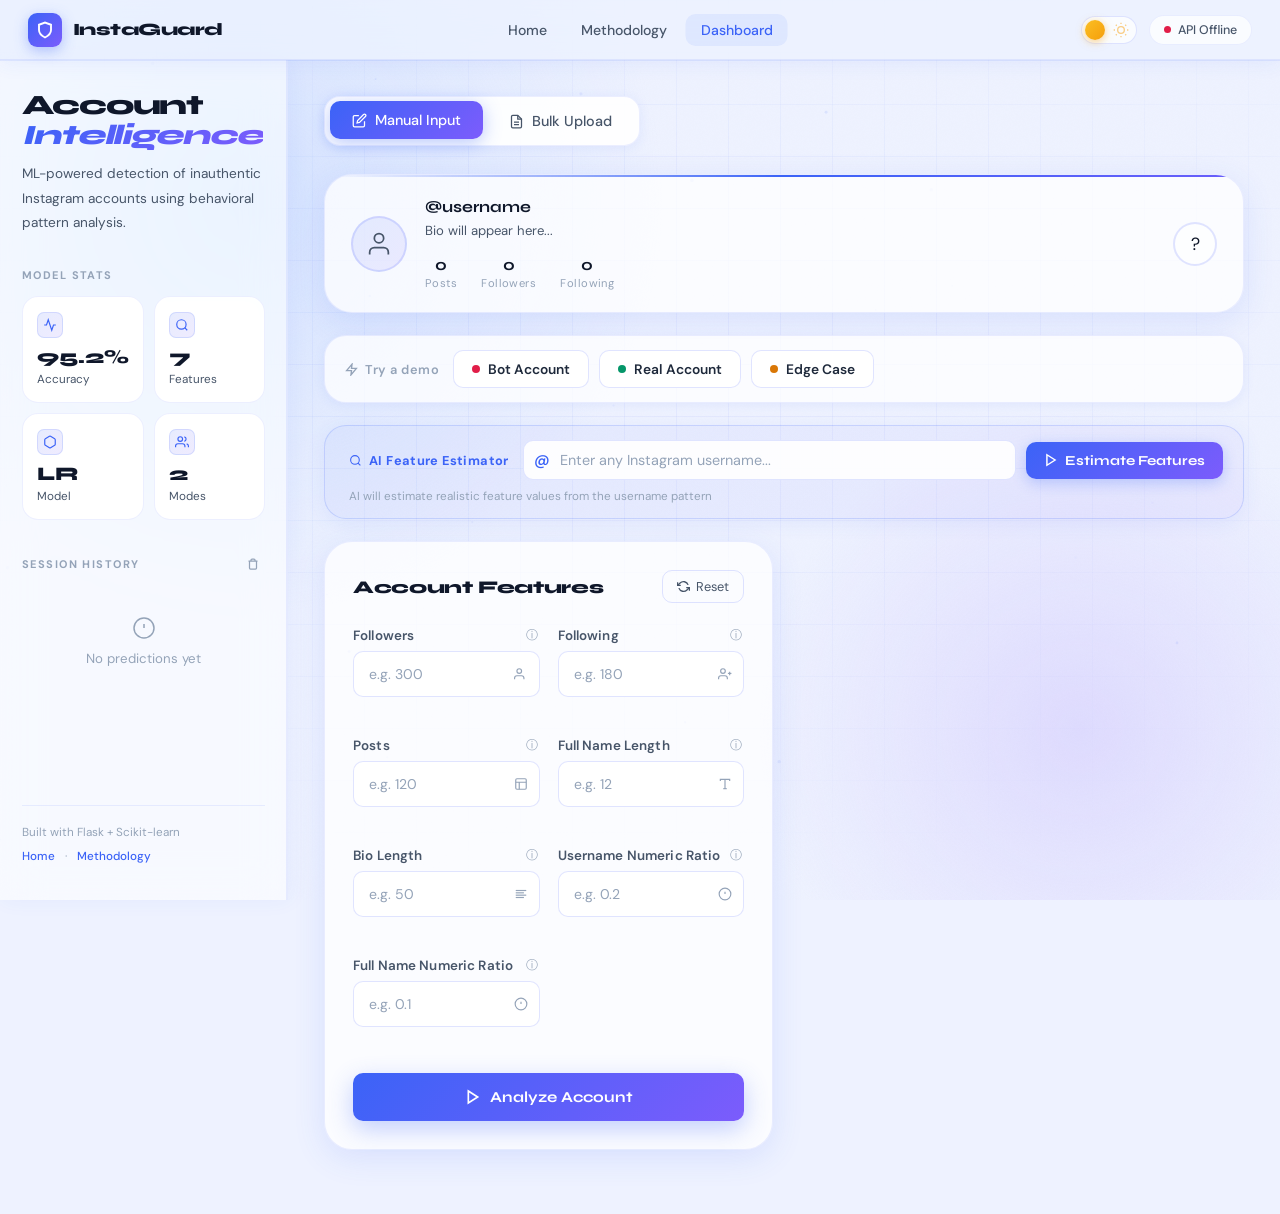
<file: frontend/index.html>
<!DOCTYPE html>
<html lang="en">
<head>
  <meta charset="UTF-8" />
  <meta name="viewport" content="width=device-width, initial-scale=1.0" />
  <title>InstaGuard — Dashboard</title>
  <link rel="icon" href="favicon.png">
  <link rel="shortcut icon" href="favicon.png">
  <link rel="preconnect" href="https://fonts.googleapis.com">
  <link rel="preconnect" href="https://fonts.gstatic.com" crossorigin>
  <link href="https://fonts.googleapis.com/css2?family=Syne:wght@400;600;700;800&family=DM+Sans:ital,opsz,wght@0,9..40,300;0,9..40,400;0,9..40,500;1,9..40,300&display=swap" rel="stylesheet">
  <link rel="stylesheet" href="style.css" />
</head>
<body>

  <!-- Ambient background -->
  <div class="ambient-bg">
    <div class="grid-overlay"></div>
    <div class="noise-overlay"></div>
    <canvas id="particleCanvas"></canvas>
  </div>

  <!-- Top nav bar -->
  <nav class="topnav">
    <div class="topnav-brand">
      <a href="landing.html" style="display:flex;align-items:center;gap:11px;text-decoration:none;color:inherit">
        <div class="brand-icon">
          <svg width="18" height="18" viewBox="0 0 24 24" fill="none" stroke="currentColor" stroke-width="2.5"><path d="M12 22s8-4 8-10V5l-8-3-8 3v7c0 6 8 10 8 10z"/></svg>
        </div>
        InstaGuard
      </a>
    </div>
    <div class="topnav-center-links">
      <a href="landing.html" class="topnav-link">Home</a>
      <a href="methodology.html" class="topnav-link">Methodology</a>
      <a href="index.html" class="topnav-link active">Dashboard</a>
    </div>
    <div class="topnav-links">
      <button class="theme-toggle" id="themeToggle" title="Toggle theme">
        <svg class="icon-sun" width="16" height="16" viewBox="0 0 24 24" fill="none" stroke="currentColor" stroke-width="2"><circle cx="12" cy="12" r="5"/><path d="M12 1v2M12 21v2M4.22 4.22l1.42 1.42M18.36 18.36l1.42 1.42M1 12h2M21 12h2M4.22 19.78l1.42-1.42M18.36 5.64l1.42-1.42"/></svg>
        <svg class="icon-moon" width="16" height="16" viewBox="0 0 24 24" fill="none" stroke="currentColor" stroke-width="2"><path d="M21 12.79A9 9 0 1 1 11.21 3 7 7 0 0 0 21 12.79z"/></svg>
      </button>
      <div class="status-pill">
        <span class="status-dot"></span>
        <span id="apiStatus">Connecting...</span>
      </div>
    </div>
  </nav>

  <div class="page-wrapper">

    <!-- ===== SIDEBAR ===== -->
    <aside class="sidebar">
      <div class="sidebar-inner">
        <div class="sidebar-header">
          <h1>Account<br><em>Intelligence</em></h1>
          <p class="sidebar-desc">ML-powered detection of inauthentic Instagram accounts using behavioral pattern analysis.</p>
        </div>

        <div class="model-stats-block">
          <div class="block-label">Model Stats</div>
          <div class="model-stats-grid">
            <div class="mstat">
              <div class="mstat-icon"><svg width="14" height="14" viewBox="0 0 24 24" fill="none" stroke="currentColor" stroke-width="2"><polyline points="22 12 18 12 15 21 9 3 6 12 2 12"/></svg></div>
              <span class="mstat-val">95.2%</span>
              <span class="mstat-lbl">Accuracy</span>
            </div>
            <div class="mstat">
              <div class="mstat-icon"><svg width="14" height="14" viewBox="0 0 24 24" fill="none" stroke="currentColor" stroke-width="2"><circle cx="11" cy="11" r="8"/><path d="m21 21-4.35-4.35"/></svg></div>
              <span class="mstat-val">7</span>
              <span class="mstat-lbl">Features</span>
            </div>
            <div class="mstat">
              <div class="mstat-icon"><svg width="14" height="14" viewBox="0 0 24 24" fill="none" stroke="currentColor" stroke-width="2"><path d="M21 16V8a2 2 0 0 0-1-1.73l-7-4a2 2 0 0 0-2 0l-7 4A2 2 0 0 0 3 8v8a2 2 0 0 0 1 1.73l7 4a2 2 0 0 0 2 0l7-4A2 2 0 0 0 21 16z"/></svg></div>
              <span class="mstat-val">LR</span>
              <span class="mstat-lbl">Model</span>
            </div>
            <div class="mstat">
              <div class="mstat-icon"><svg width="14" height="14" viewBox="0 0 24 24" fill="none" stroke="currentColor" stroke-width="2"><path d="M17 21v-2a4 4 0 0 0-4-4H5a4 4 0 0 0-4 4v2"/><circle cx="9" cy="7" r="4"/><path d="M23 21v-2a4 4 0 0 0-3-3.87"/><path d="M16 3.13a4 4 0 0 1 0 7.75"/></svg></div>
              <span class="mstat-val">2</span>
              <span class="mstat-lbl">Modes</span>
            </div>
          </div>
        </div>

        <!-- Session history -->
        <div class="history-block">
          <div class="block-label-row">
            <div class="block-label">Session History</div>
            <button class="clear-history-btn" id="clearHistory" title="Clear history">
              <svg width="12" height="12" viewBox="0 0 24 24" fill="none" stroke="currentColor" stroke-width="2.5"><path d="M3 6h18M19 6v14a2 2 0 0 1-2 2H7a2 2 0 0 1-2-2V6M8 6V4a2 2 0 0 1 2-2h4a2 2 0 0 1 2 2v2"/></svg>
            </button>
          </div>
          <div class="history-list" id="historyList">
            <div class="history-empty">
              <svg width="24" height="24" viewBox="0 0 24 24" fill="none" stroke="currentColor" stroke-width="1.5"><circle cx="12" cy="12" r="10"/><path d="M12 8v4M12 16h.01"/></svg>
              <span>No predictions yet</span>
            </div>
          </div>
        </div>

        <div class="sidebar-footer">
          <div class="sidebar-footer-text">Built with Flask + Scikit-learn</div>
          <div class="sidebar-footer-links">
            <a href="landing.html" class="sf-link">Home</a>
            <span>·</span>
            <a href="methodology.html" class="sf-link">Methodology</a>
          </div>
        </div>
      </div>
    </aside>

    <!-- ===== MAIN CONTENT ===== -->
    <main class="main-content">

      <!-- Mode tabs -->
      <div class="mode-tabs">
        <button class="tab-btn active" id="manualTab" data-mode="manual">
          <svg width="15" height="15" viewBox="0 0 24 24" fill="none" stroke="currentColor" stroke-width="2"><path d="M11 4H4a2 2 0 0 0-2 2v14a2 2 0 0 0 2 2h14a2 2 0 0 0 2-2v-7"/><path d="M18.5 2.5a2.121 2.121 0 0 1 3 3L12 15l-4 1 1-4 9.5-9.5z"/></svg>
          Manual Input
        </button>
        <button class="tab-btn" id="bulkTab" data-mode="bulk">
          <svg width="15" height="15" viewBox="0 0 24 24" fill="none" stroke="currentColor" stroke-width="2"><path d="M14 2H6a2 2 0 0 0-2 2v16a2 2 0 0 0 2 2h12a2 2 0 0 0 2-2V8z"/><polyline points="14 2 14 8 20 8"/><line x1="16" y1="13" x2="8" y2="13"/><line x1="16" y1="17" x2="8" y2="17"/></svg>
          Bulk Upload
        </button>
      </div>

      <!-- ===== MANUAL PANEL ===== -->
      <div class="panel-wrap" id="manualPanel">

        <!-- Profile preview card -->
        <div class="profile-preview-card" id="profilePreview">
          <div class="profile-preview-avatar" id="previewAvatar">
            <svg width="28" height="28" viewBox="0 0 24 24" fill="none" stroke="currentColor" stroke-width="1.5"><path d="M20 21v-2a4 4 0 0 0-4-4H8a4 4 0 0 0-4 4v2"/><circle cx="12" cy="7" r="4"/></svg>
          </div>
          <div class="profile-preview-info">
            <div class="profile-preview-name" id="previewName">@username</div>
            <div class="profile-preview-bio" id="previewBio">Bio will appear here...</div>
            <div class="profile-preview-stats">
              <div class="ps"><span id="previewPosts">0</span><small>Posts</small></div>
              <div class="ps"><span id="previewFollowers">0</span><small>Followers</small></div>
              <div class="ps"><span id="previewFollowing">0</span><small>Following</small></div>
            </div>
          </div>
          <div class="profile-preview-badge" id="previewBadge"><span>?</span></div>
        </div>

        <!-- ── Demo Presets ── -->
        <div class="demo-presets-bar" id="demoPresetsBar">
          <div class="demo-presets-label">
            <svg width="13" height="13" viewBox="0 0 24 24" fill="none" stroke="currentColor" stroke-width="2.5"><polygon points="13 2 3 14 12 14 11 22 21 10 12 10 13 2"/></svg>
            Try a demo
          </div>
          <div class="demo-preset-btns">
            <button class="demo-btn bot" onclick="loadPreset('bot')">
              <span class="demo-btn-dot"></span>
              Bot Account
            </button>
            <button class="demo-btn real" onclick="loadPreset('real')">
              <span class="demo-btn-dot"></span>
              Real Account
            </button>
            <button class="demo-btn edge" onclick="loadPreset('edge')">
              <span class="demo-btn-dot"></span>
              Edge Case
            </button>
          </div>
        </div>

        <!-- Username fetch bar -->
        <div class="username-fetch-bar" id="usernameFetchBar">
          <div class="ufb-label">
            <svg width="13" height="13" viewBox="0 0 24 24" fill="none" stroke="currentColor" stroke-width="2"><circle cx="11" cy="11" r="8"/><path d="m21 21-4.35-4.35"/></svg>
            AI Feature Estimator
          </div>
          <div class="ufb-input-wrap">
            <span class="ufb-at">@</span>
            <input type="text" id="usernameInput" placeholder="Enter any Instagram username..." class="ufb-input" maxlength="50" />
          </div>
          <button class="ufb-btn" id="fetchUsernameBtn" onclick="fetchUsername()">
            <svg width="14" height="14" viewBox="0 0 24 24" fill="none" stroke="currentColor" stroke-width="2.5"><path d="M5 3l14 9-14 9V3z"/></svg>
            Estimate Features
          </button>
          <div class="ufb-hint">AI will estimate realistic feature values from the username pattern</div>
        </div>

        <!-- Input form -->
        <div class="input-card">
          <div class="input-card-header">
            <h2>Account Features</h2>
            <button class="reset-btn" id="resetForm" title="Reset all fields">
              <svg width="13" height="13" viewBox="0 0 24 24" fill="none" stroke="currentColor" stroke-width="2.5"><path d="M1 4v6h6"/><path d="M23 20v-6h-6"/><path d="M20.49 9A9 9 0 0 0 5.64 5.64L1 10m22 4-4.64 4.36A9 9 0 0 1 3.51 15"/></svg>
              Reset
            </button>
          </div>

          <div class="form-grid">
            <div class="field-group">
              <div class="field-label-row">
                <label for="followers">Followers</label>
                <div class="tooltip-wrap"><span class="tooltip-trigger">ⓘ</span><div class="tooltip-box">Number of people following this account. Fake accounts often have very few or suspiciously round numbers.</div></div>
              </div>
              <div class="field-input-wrap" id="wrap_followers">
                <input type="number" id="followers" placeholder="e.g. 300" min="0" oninput="validateField(this); updatePreview()" />
                <span class="field-icon"><svg width="14" height="14" viewBox="0 0 24 24" fill="none" stroke="currentColor" stroke-width="2"><path d="M17 21v-2a4 4 0 0 0-4-4H5a4 4 0 0 0-4 4v2"/><circle cx="9" cy="7" r="4"/></svg></span>
              </div>
              <span class="field-feedback" id="fb_followers"></span>
            </div>

            <div class="field-group">
              <div class="field-label-row">
                <label for="following">Following</label>
                <div class="tooltip-wrap"><span class="tooltip-trigger">ⓘ</span><div class="tooltip-box">Number of accounts this user follows. A very high following count with few followers is a red flag.</div></div>
              </div>
              <div class="field-input-wrap" id="wrap_following">
                <input type="number" id="following" placeholder="e.g. 180" min="0" oninput="validateField(this); updatePreview()" />
                <span class="field-icon"><svg width="14" height="14" viewBox="0 0 24 24" fill="none" stroke="currentColor" stroke-width="2"><path d="M16 21v-2a4 4 0 0 0-4-4H5a4 4 0 0 0-4 4v2"/><circle cx="8.5" cy="7" r="4"/><line x1="20" y1="8" x2="20" y2="14"/><line x1="23" y1="11" x2="17" y2="11"/></svg></span>
              </div>
              <span class="field-feedback" id="fb_following"></span>
            </div>

            <div class="field-group">
              <div class="field-label-row">
                <label for="posts">Posts</label>
                <div class="tooltip-wrap"><span class="tooltip-trigger">ⓘ</span><div class="tooltip-box">Total number of posts. Fake accounts typically have 0 or very few posts, or thousands of spammy ones.</div></div>
              </div>
              <div class="field-input-wrap" id="wrap_posts">
                <input type="number" id="posts" placeholder="e.g. 120" min="0" oninput="validateField(this); updatePreview()" />
                <span class="field-icon"><svg width="14" height="14" viewBox="0 0 24 24" fill="none" stroke="currentColor" stroke-width="2"><rect x="3" y="3" width="18" height="18" rx="2"/><path d="M3 9h18M9 21V9"/></svg></span>
              </div>
              <span class="field-feedback" id="fb_posts"></span>
            </div>

            <div class="field-group">
              <div class="field-label-row">
                <label for="len_fullname">Full Name Length</label>
                <div class="tooltip-wrap"><span class="tooltip-trigger">ⓘ</span><div class="tooltip-box">Character count of the display name. Very short or no name can indicate a fake account.</div></div>
              </div>
              <div class="field-input-wrap" id="wrap_len_fullname">
                <input type="number" id="len_fullname" placeholder="e.g. 12" min="0" oninput="validateField(this)" />
                <span class="field-icon"><svg width="14" height="14" viewBox="0 0 24 24" fill="none" stroke="currentColor" stroke-width="2"><path d="M4 7V4h16v3"/><path d="M9 20h6"/><path d="M12 4v16"/></svg></span>
              </div>
              <span class="field-feedback" id="fb_len_fullname"></span>
            </div>

            <div class="field-group">
              <div class="field-label-row">
                <label for="len_desc">Bio Length</label>
                <div class="tooltip-wrap"><span class="tooltip-trigger">ⓘ</span><div class="tooltip-box">Character count of the profile bio. Real accounts often have meaningful bios; fake ones usually don't.</div></div>
              </div>
              <div class="field-input-wrap" id="wrap_len_desc">
                <input type="number" id="len_desc" placeholder="e.g. 50" min="0" oninput="validateField(this); updatePreview()" />
                <span class="field-icon"><svg width="14" height="14" viewBox="0 0 24 24" fill="none" stroke="currentColor" stroke-width="2"><line x1="17" y1="10" x2="3" y2="10"/><line x1="21" y1="6" x2="3" y2="6"/><line x1="21" y1="14" x2="3" y2="14"/><line x1="17" y1="18" x2="3" y2="18"/></svg></span>
              </div>
              <span class="field-feedback" id="fb_len_desc"></span>
            </div>

            <div class="field-group">
              <div class="field-label-row">
                <label for="ratio_numlen_username">Username Numeric Ratio</label>
                <div class="tooltip-wrap"><span class="tooltip-trigger">ⓘ</span><div class="tooltip-box">Proportion of digits in the username (0–1). e.g. "user1234" = 0.5. Bots often have highly numeric usernames like "user39471856".</div></div>
              </div>
              <div class="field-input-wrap" id="wrap_ratio_numlen_username">
                <input type="number" id="ratio_numlen_username" placeholder="e.g. 0.2" min="0" max="1" step="0.01" oninput="validateRatio(this)" />
                <span class="field-icon"><svg width="14" height="14" viewBox="0 0 24 24" fill="none" stroke="currentColor" stroke-width="2"><circle cx="12" cy="12" r="10"/><path d="M12 8v4M12 16h.01"/></svg></span>
              </div>
              <span class="field-feedback" id="fb_ratio_numlen_username"></span>
            </div>

            <div class="field-group">
              <div class="field-label-row">
                <label for="ratio_numlen_fullname">Full Name Numeric Ratio</label>
                <div class="tooltip-wrap"><span class="tooltip-trigger">ⓘ</span><div class="tooltip-box">Proportion of digits in the full display name (0–1). Names like "John99887" score high and are suspicious.</div></div>
              </div>
              <div class="field-input-wrap" id="wrap_ratio_numlen_fullname">
                <input type="number" id="ratio_numlen_fullname" placeholder="e.g. 0.1" min="0" max="1" step="0.01" oninput="validateRatio(this)" />
                <span class="field-icon"><svg width="14" height="14" viewBox="0 0 24 24" fill="none" stroke="currentColor" stroke-width="2"><circle cx="12" cy="12" r="10"/><path d="M12 8v4M12 16h.01"/></svg></span>
              </div>
              <span class="field-feedback" id="fb_ratio_numlen_fullname"></span>
            </div>
          </div>

          <button class="predict-btn" id="predictManualBtn" onclick="predictManual()">
            <span class="predict-btn-inner">
              <svg width="16" height="16" viewBox="0 0 24 24" fill="none" stroke="currentColor" stroke-width="2.5"><path d="M5 3l14 9-14 9V3z"/></svg>
              Analyze Account
            </span>
          </button>
        </div>

        <!-- Result area -->
        <div id="manualResultArea">
          <div class="skeleton-card hidden" id="manualSkeleton">
            <div class="sk-line sk-title"></div>
            <div class="sk-line sk-sub"></div>
            <div class="sk-bar"></div>
            <div class="sk-line sk-thin"></div>
          </div>

          <div class="result-card hidden" id="manualResultCard">
            <div class="result-header">
              <div class="result-icon-wrap" id="resultIconWrap">
                <svg class="result-icon" id="resultIcon" width="28" height="28" viewBox="0 0 24 24" fill="none" stroke="currentColor" stroke-width="2"></svg>
              </div>
              <div class="result-title-block">
                <p class="result-eyebrow">Prediction Result</p>
                <h3 class="result-label-text" id="resultLabelText">—</h3>
              </div>
              <div class="result-badge" id="resultBadge">—</div>
            </div>

            <div class="gauge-section">
              <div class="gauge-wrap">
                <canvas id="gaugeCanvas" width="180" height="100"></canvas>
                <div class="gauge-center-text">
                  <span class="gauge-pct" id="gaugePct">0%</span>
                  <span class="gauge-lbl" id="gaugeLevel">—</span>
                </div>
              </div>
              <div class="gauge-legend">
                <div class="gauge-legend-item"><span class="gl-dot real"></span> Real <strong id="probReal">—</strong></div>
                <div class="gauge-legend-item"><span class="gl-dot fake"></span> Fake <strong id="probFake">—</strong></div>
              </div>
            </div>

            <!-- Feature importance -->
            <div class="feature-importance-section">
              <div class="section-label">Feature Influence</div>
              <div class="feature-bars" id="featureBars"></div>
            </div>

            <!-- ── Plain-English Explanation Card ── -->
            <div class="explanation-card" id="explanationCard">
              <div class="explanation-header">
                <div class="explanation-icon">
                  <svg width="16" height="16" viewBox="0 0 24 24" fill="none" stroke="currentColor" stroke-width="2"><circle cx="12" cy="12" r="10"/><path d="M12 16v-4M12 8h.01"/></svg>
                </div>
                <span class="explanation-title">Why this prediction?</span>
              </div>
              <p class="explanation-text" id="explanationText"></p>
              <div class="explanation-flags" id="explanationFlags"></div>
            </div>
          </div>

          <div class="error-card hidden" id="manualError">
            <svg width="18" height="18" viewBox="0 0 24 24" fill="none" stroke="currentColor" stroke-width="2"><circle cx="12" cy="12" r="10"/><line x1="12" y1="8" x2="12" y2="12"/><line x1="12" y1="16" x2="12.01" y2="16"/></svg>
            <span id="manualErrorText"></span>
          </div>
        </div>

      </div><!-- /manualPanel -->

      <!-- ===== BULK PANEL ===== -->
      <div class="panel-wrap hidden" id="bulkPanel">
        <div class="upload-card">
          <div class="upload-zone" id="uploadZone">
            <input type="file" id="fileInput" accept=".csv,.json" />
            <div class="upload-zone-inner" id="uploadZoneInner">
              <div class="upload-icon-wrap">
                <svg width="32" height="32" viewBox="0 0 24 24" fill="none" stroke="currentColor" stroke-width="1.5"><path d="M21 15v4a2 2 0 0 1-2 2H5a2 2 0 0 1-2-2v-4"/><polyline points="17 8 12 3 7 8"/><line x1="12" y1="3" x2="12" y2="15"/></svg>
              </div>
              <p class="upload-title">Drop your file here</p>
              <p class="upload-sub">or <span class="upload-browse">browse</span> to upload</p>
              <p class="upload-formats">CSV or JSON · Max 10MB</p>
            </div>
            <div class="upload-file-selected hidden" id="fileSelectedInfo">
              <svg width="18" height="18" viewBox="0 0 24 24" fill="none" stroke="currentColor" stroke-width="2"><path d="M14 2H6a2 2 0 0 0-2 2v16a2 2 0 0 0 2 2h12a2 2 0 0 0 2-2V8z"/><polyline points="14 2 14 8 20 8"/></svg>
              <span id="selectedFileName">No file</span>
              <button class="remove-file-btn" id="removeFileBtn">✕</button>
            </div>
          </div>
          <button class="predict-btn" id="predictBulkBtn" onclick="predictFile()">
            <span class="predict-btn-inner">
              <svg width="16" height="16" viewBox="0 0 24 24" fill="none" stroke="currentColor" stroke-width="2.5"><path d="M21 15v4a2 2 0 0 1-2 2H5a2 2 0 0 1-2-2v-4"/><polyline points="17 8 12 3 7 8"/><line x1="12" y1="3" x2="12" y2="15"/></svg>
              Upload & Analyze
            </span>
          </button>
        </div>

        <div class="skeleton-card hidden" id="bulkSkeleton">
          <div class="sk-line sk-title"></div>
          <div class="sk-grid"><div class="sk-stat-box"></div><div class="sk-stat-box"></div><div class="sk-stat-box"></div></div>
          <div class="sk-line sk-sub"></div>
          <div class="sk-line sk-sub" style="width:70%"></div>
        </div>

        <div class="bulk-result-wrap hidden" id="bulkResults">
          <div class="bulk-summary-strip">
            <div class="bss-item total"><span class="bss-val" id="bssTotal">0</span><span class="bss-lbl">Total</span></div>
            <div class="bss-divider"></div>
            <div class="bss-item real"><span class="bss-val" id="bssReal">0</span><span class="bss-lbl">Real</span></div>
            <div class="bss-divider"></div>
            <div class="bss-item fake"><span class="bss-val" id="bssFake">0</span><span class="bss-lbl">Fake</span></div>
            <div class="bss-divider"></div>
            <div class="bss-item conf"><span class="bss-val" id="bssConf">—</span><span class="bss-lbl">Avg Confidence</span></div>
            <button class="export-btn" id="exportBtn" onclick="exportResults()">
              <svg width="14" height="14" viewBox="0 0 24 24" fill="none" stroke="currentColor" stroke-width="2.5"><path d="M21 15v4a2 2 0 0 1-2 2H5a2 2 0 0 1-2-2v-4"/><polyline points="7 10 12 15 17 10"/><line x1="12" y1="15" x2="12" y2="3"/></svg>
              Export CSV
            </button>
          </div>
          <div class="split-bar-wrap">
            <div class="split-bar"><div class="split-real" id="splitReal"></div><div class="split-fake" id="splitFake"></div></div>
            <div class="split-legend">
              <span><span class="sl-dot real"></span> Real accounts</span>
              <span><span class="sl-dot fake"></span> Fake accounts</span>
            </div>
          </div>
          <div class="table-header-row">
            <h3>Predictions Table</h3>
            <div class="table-filter">
              <button class="filter-btn active" data-filter="all">All</button>
              <button class="filter-btn" data-filter="real">Real</button>
              <button class="filter-btn" data-filter="fake">Fake</button>
            </div>
          </div>
          <div class="table-wrap">
            <table class="predictions-table" id="predictionsTable">
              <thead><tr><th>#</th><th>Verdict</th><th>Confidence</th><th>Real %</th><th>Fake %</th><th>Level</th></tr></thead>
              <tbody id="predictionsBody"></tbody>
            </table>
          </div>
          <div class="pagination" id="pagination"></div>
        </div>

        <div class="error-card hidden" id="bulkError">
          <svg width="18" height="18" viewBox="0 0 24 24" fill="none" stroke="currentColor" stroke-width="2"><circle cx="12" cy="12" r="10"/><line x1="12" y1="8" x2="12" y2="12"/><line x1="12" y1="16" x2="12.01" y2="16"/></svg>
          <span id="bulkErrorText"></span>
        </div>
      </div>

    </main>
  </div>

  <script src="script.js"></script>
</body>
</html>
</file>
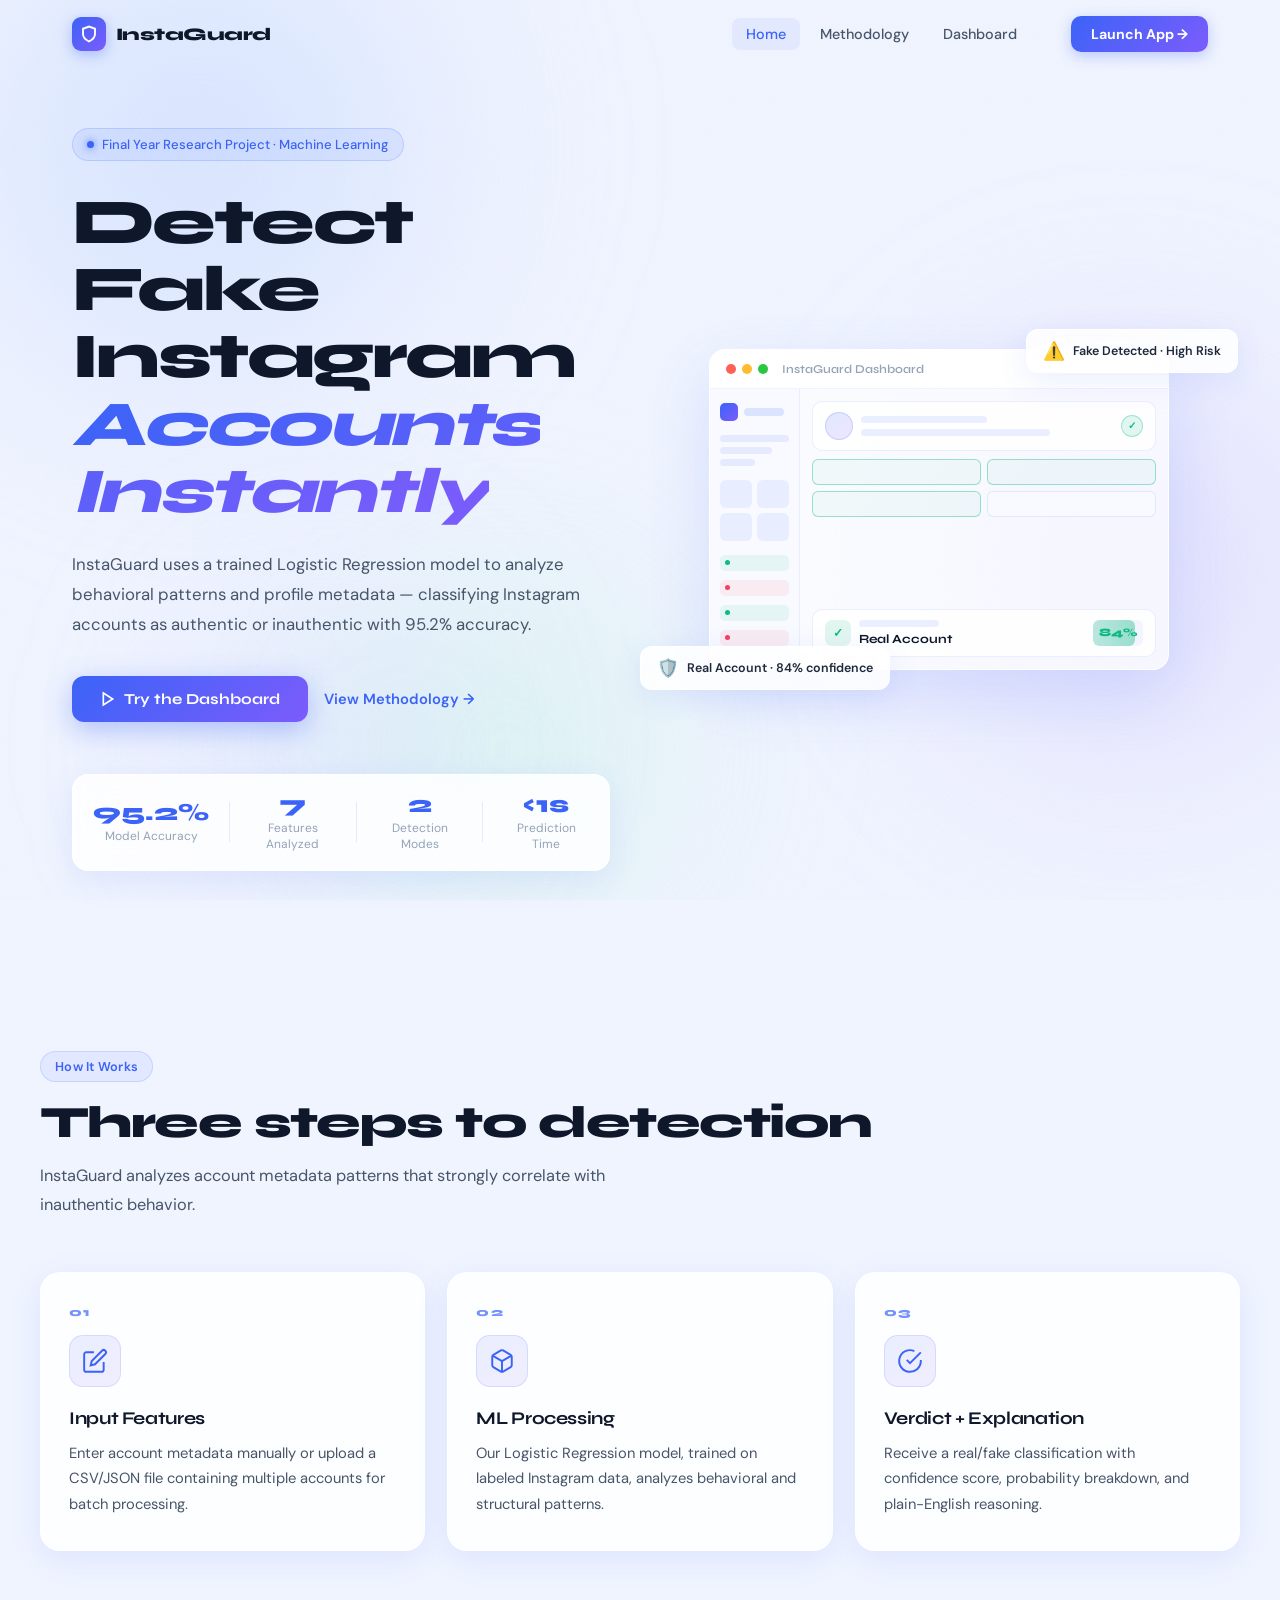
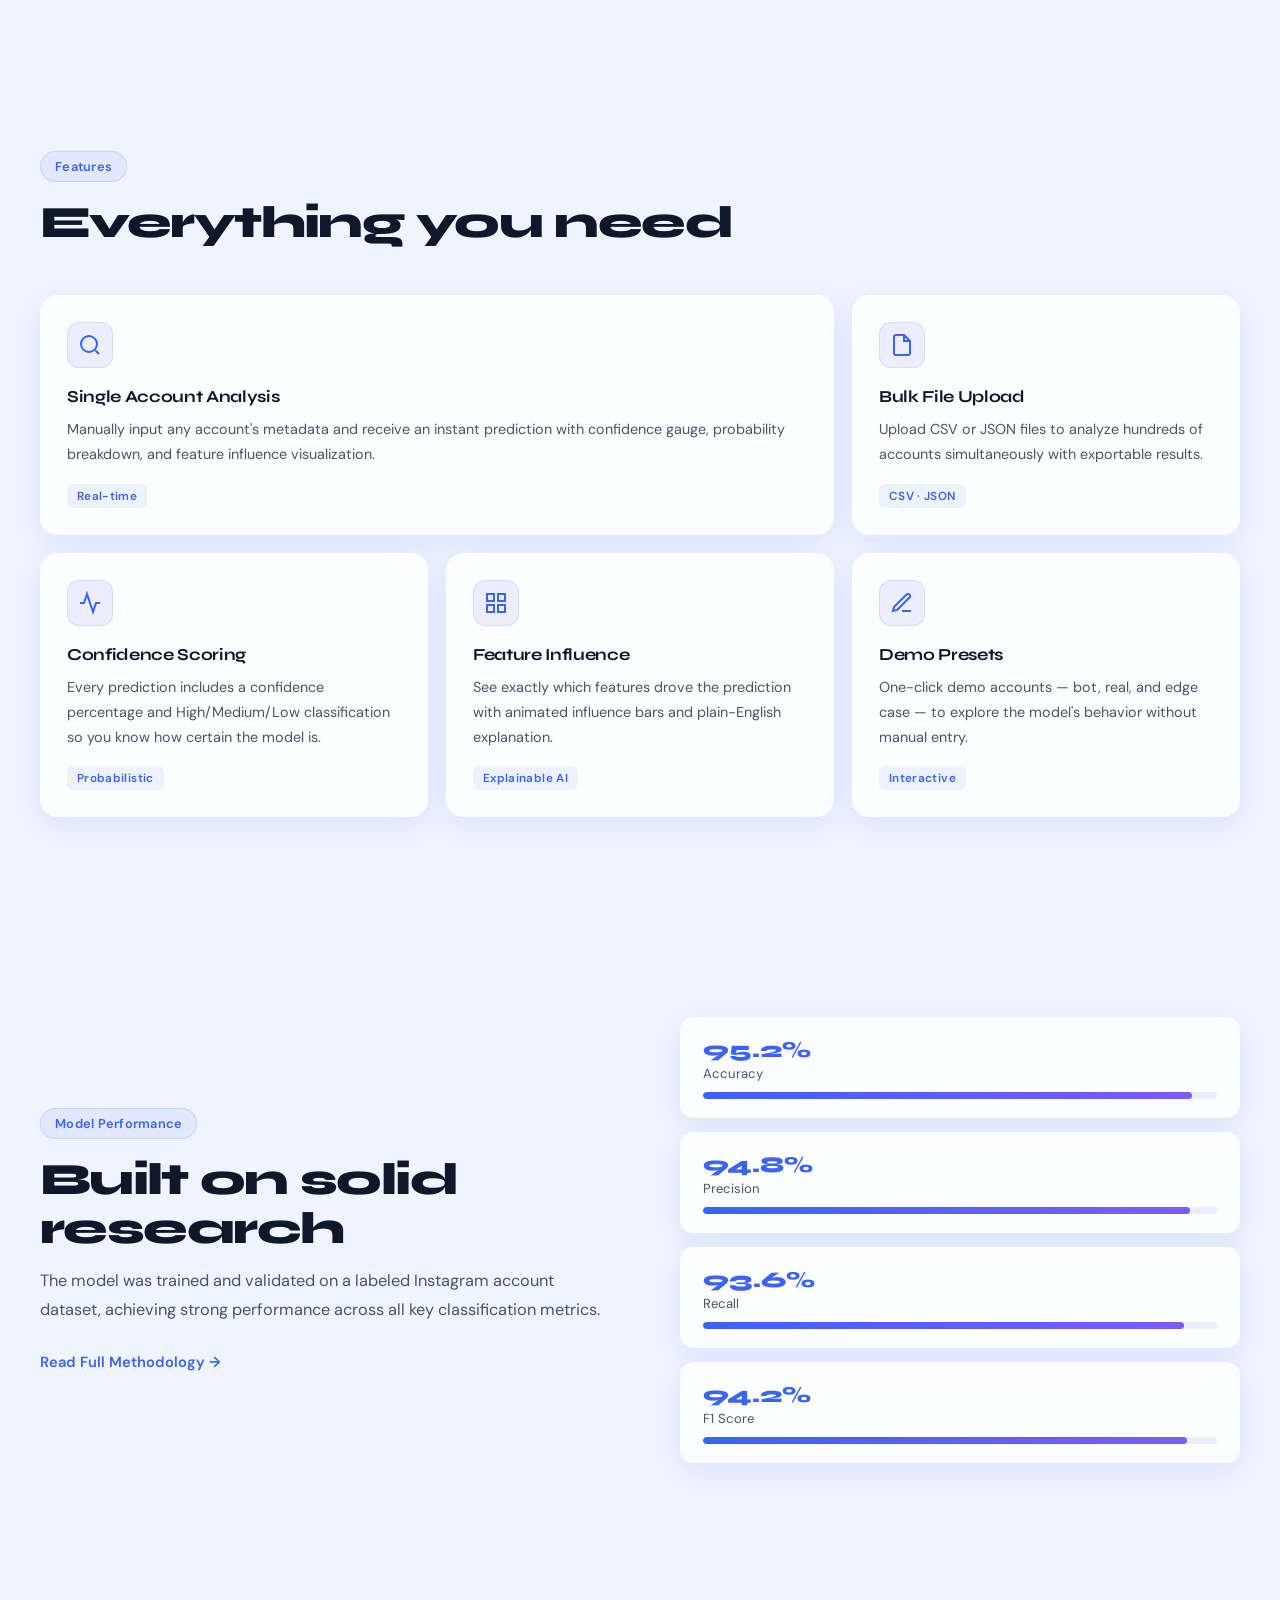
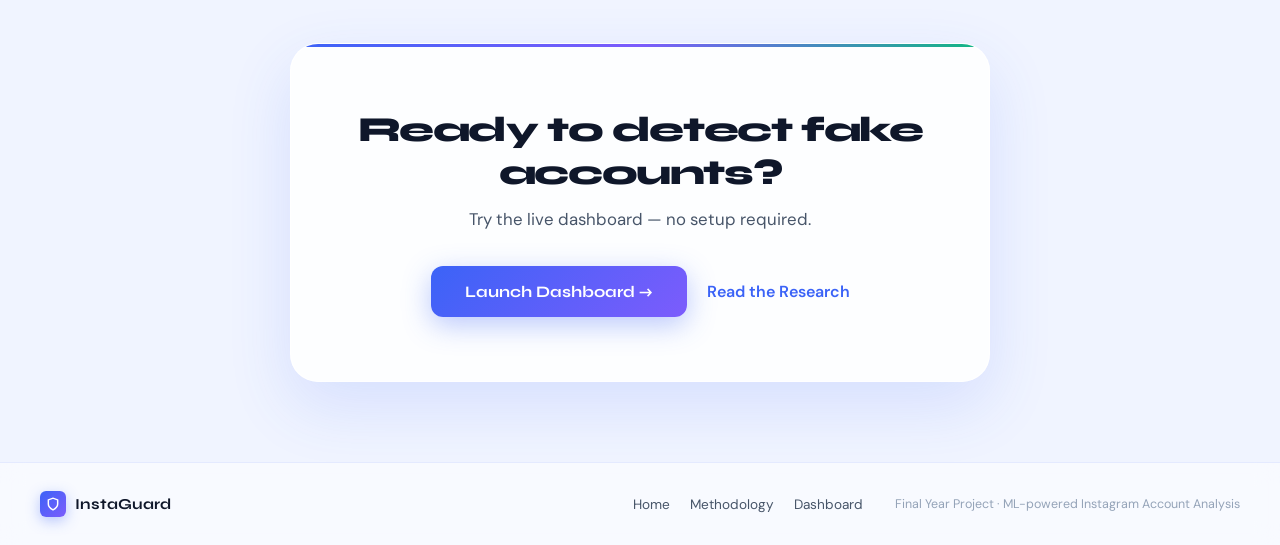
<file: frontend/landing.html>
<!DOCTYPE html>
<html lang="en">
<head>
  <meta charset="UTF-8"/>
  <meta name="viewport" content="width=device-width, initial-scale=1.0"/>
  <title>InstaGuard — Home</title>
  <!-- AI-Powered Fake Account Detection -->
  <link rel="icon" href="favicon.png">
  <link rel="shortcut icon" href="favicon.png">
  <link rel="preconnect" href="https://fonts.googleapis.com">
  <link rel="preconnect" href="https://fonts.gstatic.com" crossorigin>
  <link href="https://fonts.googleapis.com/css2?family=Syne:wght@400;600;700;800&family=DM+Sans:ital,opsz,wght@0,9..40,300;0,9..40,400;0,9..40,500;0,9..40,600;1,9..40,300&display=swap" rel="stylesheet">
  <link rel="stylesheet" href="landing.css"/>
</head>
<body>

  <!-- Mesh background -->
  <div class="mesh-bg">
    <div class="mesh-orb orb-1"></div>
    <div class="mesh-orb orb-2"></div>
    <div class="mesh-orb orb-3"></div>
    <div class="mesh-orb orb-4"></div>
    <div class="grain"></div>
  </div>

  <!-- Nav -->
  <nav class="nav" id="nav">
    <div class="nav-inner">
      <a href="landing.html" class="nav-brand">
        <div class="brand-icon">
          <svg width="18" height="18" viewBox="0 0 24 24" fill="none" stroke="currentColor" stroke-width="2.5"><path d="M12 22s8-4 8-10V5l-8-3-8 3v7c0 6 8 10 8 10z"/></svg>
        </div>
        InstaGuard
      </a>
      <div class="nav-links">
        <a href="landing.html" class="nav-link active">Home</a>
        <a href="methodology.html" class="nav-link">Methodology</a>
        <a href="index.html" class="nav-link">Dashboard</a>
      </div>
      <a href="index.html" class="nav-cta">Launch App →</a>
    </div>
  </nav>

  <!-- Hero -->
  <section class="hero">
    <div class="hero-inner">
      <div class="hero-eyebrow">
        <span class="eyebrow-dot"></span>
        Final Year Research Project · Machine Learning
      </div>
      <h1 class="hero-title">
        Detect Fake Instagram<br>
        <em>Accounts Instantly</em>
      </h1>
      <p class="hero-desc">
        InstaGuard uses a trained Logistic Regression model to analyze behavioral patterns
        and profile metadata — classifying Instagram accounts as authentic or inauthentic
        with 95.2% accuracy.
      </p>
      <div class="hero-actions">
        <a href="index.html" class="btn-primary">
          <svg width="16" height="16" viewBox="0 0 24 24" fill="none" stroke="currentColor" stroke-width="2.5"><path d="M5 3l14 9-14 9V3z"/></svg>
          Try the Dashboard
        </a>
        <a href="methodology.html" class="btn-ghost">View Methodology →</a>
      </div>

      <!-- Stats strip -->
      <div class="hero-stats">
        <div class="hstat">
          <span class="hstat-val">95.2%</span>
          <span class="hstat-lbl">Model Accuracy</span>
        </div>
        <div class="hstat-div"></div>
        <div class="hstat">
          <span class="hstat-val">7</span>
          <span class="hstat-lbl">Features Analyzed</span>
        </div>
        <div class="hstat-div"></div>
        <div class="hstat">
          <span class="hstat-val">2</span>
          <span class="hstat-lbl">Detection Modes</span>
        </div>
        <div class="hstat-div"></div>
        <div class="hstat">
          <span class="hstat-val">&lt;1s</span>
          <span class="hstat-lbl">Prediction Time</span>
        </div>
      </div>
    </div>

    <!-- Floating dashboard preview -->
    <div class="hero-visual">
      <div class="dashboard-preview">
        <div class="dp-bar">
          <span class="dp-dot red"></span>
          <span class="dp-dot yellow"></span>
          <span class="dp-dot green"></span>
          <span class="dp-title">InstaGuard Dashboard</span>
        </div>
        <div class="dp-body">
          <div class="dp-sidebar">
            <div class="dp-logo-row">
              <div class="dp-logo-icon"></div>
              <div class="dp-logo-text"></div>
            </div>
            <div class="dp-sk-block">
              <div class="dp-sk long"></div>
              <div class="dp-sk med"></div>
              <div class="dp-sk short"></div>
            </div>
            <div class="dp-sk-block">
              <div class="dp-sk-grid">
                <div class="dp-sk-box"></div>
                <div class="dp-sk-box"></div>
                <div class="dp-sk-box"></div>
                <div class="dp-sk-box"></div>
              </div>
            </div>
            <div class="dp-sk-block">
              <div class="dp-history-item real"></div>
              <div class="dp-history-item fake"></div>
              <div class="dp-history-item real"></div>
              <div class="dp-history-item fake"></div>
            </div>
          </div>
          <div class="dp-main">
            <div class="dp-profile-card">
              <div class="dp-avatar"></div>
              <div class="dp-profile-info">
                <div class="dp-sk short" style="margin-bottom:6px"></div>
                <div class="dp-sk med"></div>
              </div>
              <div class="dp-badge real-badge">✓</div>
            </div>
            <div class="dp-form-area">
              <div class="dp-input-row">
                <div class="dp-input valid"></div>
                <div class="dp-input valid"></div>
              </div>
              <div class="dp-input-row">
                <div class="dp-input valid"></div>
                <div class="dp-input"></div>
              </div>
            </div>
            <div class="dp-result-mini">
              <div class="dp-result-icon real-icon">✓</div>
              <div>
                <div class="dp-sk short" style="margin-bottom:4px;width:80px"></div>
                <div class="dp-result-label">Real Account</div>
              </div>
              <div class="dp-gauge-mini">
                <div class="dp-gauge-fill"></div>
                <span class="dp-gauge-pct">84%</span>
              </div>
            </div>
          </div>
        </div>
      </div>
      <!-- Floating badges -->
      <div class="float-badge badge-1">
        <span class="fb-icon">🛡️</span>
        <span>Real Account · 84% confidence</span>
      </div>
      <div class="float-badge badge-2">
        <span class="fb-icon">⚠️</span>
        <span>Fake Detected · High Risk</span>
      </div>
    </div>
  </section>

  <!-- How it works -->
  <section class="section how-section">
    <div class="section-inner">
      <div class="section-label-row">
        <span class="section-chip">How It Works</span>
      </div>
      <h2 class="section-title">Three steps to detection</h2>
      <p class="section-sub">InstaGuard analyzes account metadata patterns that strongly correlate with inauthentic behavior.</p>

      <div class="steps-grid">
        <div class="step-card">
          <div class="step-num">01</div>
          <div class="step-icon">
            <svg width="26" height="26" viewBox="0 0 24 24" fill="none" stroke="currentColor" stroke-width="1.8"><path d="M11 4H4a2 2 0 0 0-2 2v14a2 2 0 0 0 2 2h14a2 2 0 0 0 2-2v-7"/><path d="M18.5 2.5a2.121 2.121 0 0 1 3 3L12 15l-4 1 1-4 9.5-9.5z"/></svg>
          </div>
          <h3>Input Features</h3>
          <p>Enter account metadata manually or upload a CSV/JSON file containing multiple accounts for batch processing.</p>
        </div>
        <div class="step-card">
          <div class="step-num">02</div>
          <div class="step-icon">
            <svg width="26" height="26" viewBox="0 0 24 24" fill="none" stroke="currentColor" stroke-width="1.8"><path d="M21 16V8a2 2 0 0 0-1-1.73l-7-4a2 2 0 0 0-2 0l-7 4A2 2 0 0 0 3 8v8a2 2 0 0 0 1 1.73l7 4a2 2 0 0 0 2 0l7-4A2 2 0 0 0 21 16z"/><polyline points="3.27 6.96 12 12.01 20.73 6.96"/><line x1="12" y1="22.08" x2="12" y2="12"/></svg>
          </div>
          <h3>ML Processing</h3>
          <p>Our Logistic Regression model, trained on labeled Instagram data, analyzes behavioral and structural patterns.</p>
        </div>
        <div class="step-card">
          <div class="step-num">03</div>
          <div class="step-icon">
            <svg width="26" height="26" viewBox="0 0 24 24" fill="none" stroke="currentColor" stroke-width="1.8"><path d="M22 11.08V12a10 10 0 1 1-5.93-9.14"/><polyline points="22 4 12 14.01 9 11.01"/></svg>
          </div>
          <h3>Verdict + Explanation</h3>
          <p>Receive a real/fake classification with confidence score, probability breakdown, and plain-English reasoning.</p>
        </div>
      </div>
    </div>
  </section>

  <!-- Features section -->
  <section class="section features-section">
    <div class="section-inner">
      <div class="section-label-row">
        <span class="section-chip">Features</span>
      </div>
      <h2 class="section-title">Everything you need</h2>

      <div class="features-grid">
        <div class="feature-card large">
          <div class="feat-icon">
            <svg width="24" height="24" viewBox="0 0 24 24" fill="none" stroke="currentColor" stroke-width="2"><circle cx="11" cy="11" r="8"/><path d="m21 21-4.35-4.35"/></svg>
          </div>
          <h3>Single Account Analysis</h3>
          <p>Manually input any account's metadata and receive an instant prediction with confidence gauge, probability breakdown, and feature influence visualization.</p>
          <div class="feat-tag">Real-time</div>
        </div>
        <div class="feature-card">
          <div class="feat-icon">
            <svg width="24" height="24" viewBox="0 0 24 24" fill="none" stroke="currentColor" stroke-width="2"><path d="M14 2H6a2 2 0 0 0-2 2v16a2 2 0 0 0 2 2h12a2 2 0 0 0 2-2V8z"/><polyline points="14 2 14 8 20 8"/></svg>
          </div>
          <h3>Bulk File Upload</h3>
          <p>Upload CSV or JSON files to analyze hundreds of accounts simultaneously with exportable results.</p>
          <div class="feat-tag">CSV · JSON</div>
        </div>
        <div class="feature-card">
          <div class="feat-icon">
            <svg width="24" height="24" viewBox="0 0 24 24" fill="none" stroke="currentColor" stroke-width="2"><polyline points="22 12 18 12 15 21 9 3 6 12 2 12"/></svg>
          </div>
          <h3>Confidence Scoring</h3>
          <p>Every prediction includes a confidence percentage and High/Medium/Low classification so you know how certain the model is.</p>
          <div class="feat-tag">Probabilistic</div>
        </div>
        <div class="feature-card">
          <div class="feat-icon">
            <svg width="24" height="24" viewBox="0 0 24 24" fill="none" stroke="currentColor" stroke-width="2"><rect x="3" y="3" width="7" height="7"/><rect x="14" y="3" width="7" height="7"/><rect x="14" y="14" width="7" height="7"/><rect x="3" y="14" width="7" height="7"/></svg>
          </div>
          <h3>Feature Influence</h3>
          <p>See exactly which features drove the prediction with animated influence bars and plain-English explanation.</p>
          <div class="feat-tag">Explainable AI</div>
        </div>
        <div class="feature-card">
          <div class="feat-icon">
            <svg width="24" height="24" viewBox="0 0 24 24" fill="none" stroke="currentColor" stroke-width="2"><path d="M12 20h9"/><path d="M16.5 3.5a2.121 2.121 0 0 1 3 3L7 19l-4 1 1-4L16.5 3.5z"/></svg>
          </div>
          <h3>Demo Presets</h3>
          <p>One-click demo accounts — bot, real, and edge case — to explore the model's behavior without manual entry.</p>
          <div class="feat-tag">Interactive</div>
        </div>
      </div>
    </div>
  </section>

  <!-- Model accuracy section -->
  <section class="section metrics-section">
    <div class="section-inner metrics-inner">
      <div class="metrics-text">
        <span class="section-chip">Model Performance</span>
        <h2 class="section-title" style="margin-top:16px">Built on solid research</h2>
        <p class="section-sub" style="margin-top:12px">
          The model was trained and validated on a labeled Instagram account dataset,
          achieving strong performance across all key classification metrics.
        </p>
        <a href="methodology.html" class="btn-ghost" style="margin-top:28px;display:inline-block">
          Read Full Methodology →
        </a>
      </div>
      <div class="metrics-cards">
        <div class="metric-card">
          <div class="mc-val">95.2%</div>
          <div class="mc-lbl">Accuracy</div>
          <div class="mc-bar"><div class="mc-fill" style="width:95.2%"></div></div>
        </div>
        <div class="metric-card">
          <div class="mc-val">94.8%</div>
          <div class="mc-lbl">Precision</div>
          <div class="mc-bar"><div class="mc-fill" style="width:94.8%"></div></div>
        </div>
        <div class="metric-card">
          <div class="mc-val">93.6%</div>
          <div class="mc-lbl">Recall</div>
          <div class="mc-bar"><div class="mc-fill" style="width:93.6%"></div></div>
        </div>
        <div class="metric-card">
          <div class="mc-val">94.2%</div>
          <div class="mc-lbl">F1 Score</div>
          <div class="mc-bar"><div class="mc-fill" style="width:94.2%"></div></div>
        </div>
      </div>
    </div>
  </section>

  <!-- CTA -->
  <section class="section cta-section">
    <div class="cta-inner">
      <h2>Ready to detect fake accounts?</h2>
      <p>Try the live dashboard — no setup required.</p>
      <div class="cta-actions">
        <a href="index.html" class="btn-primary large">Launch Dashboard →</a>
        <a href="methodology.html" class="btn-ghost large">Read the Research</a>
      </div>
    </div>
  </section>

  <!-- Footer -->
  <footer class="footer">
    <div class="footer-inner">
      <div class="footer-brand">
        <div class="brand-icon small">
          <svg width="14" height="14" viewBox="0 0 24 24" fill="none" stroke="currentColor" stroke-width="2.5"><path d="M12 22s8-4 8-10V5l-8-3-8 3v7c0 6 8 10 8 10z"/></svg>
        </div>
        InstaGuard
      </div>
      <div class="footer-links">
        <a href="landing.html">Home</a>
        <a href="methodology.html">Methodology</a>
        <a href="index.html">Dashboard</a>
      </div>
      <div class="footer-note">Final Year Project · ML-powered Instagram Account Analysis</div>
    </div>
  </footer>

  <script>
    // Nav scroll effect
    window.addEventListener('scroll', () => {
      document.getElementById('nav').classList.toggle('scrolled', window.scrollY > 40);
    });

    // Animate metric bars on scroll
    const observer = new IntersectionObserver((entries) => {
      entries.forEach(e => {
        if (e.isIntersecting) {
          e.target.querySelectorAll('.mc-fill').forEach(bar => {
            bar.style.transition = 'width 1.1s cubic-bezier(0.16,1,0.3,1)';
          });
        }
      });
    }, { threshold: 0.3 });
    document.querySelectorAll('.metrics-cards').forEach(el => observer.observe(el));

    // Stagger step cards
    document.querySelectorAll('.step-card, .feature-card, .metric-card').forEach((el, i) => {
      el.style.animationDelay = `${i * 0.1}s`;
    });
  </script>
</body>
</html>
</file>
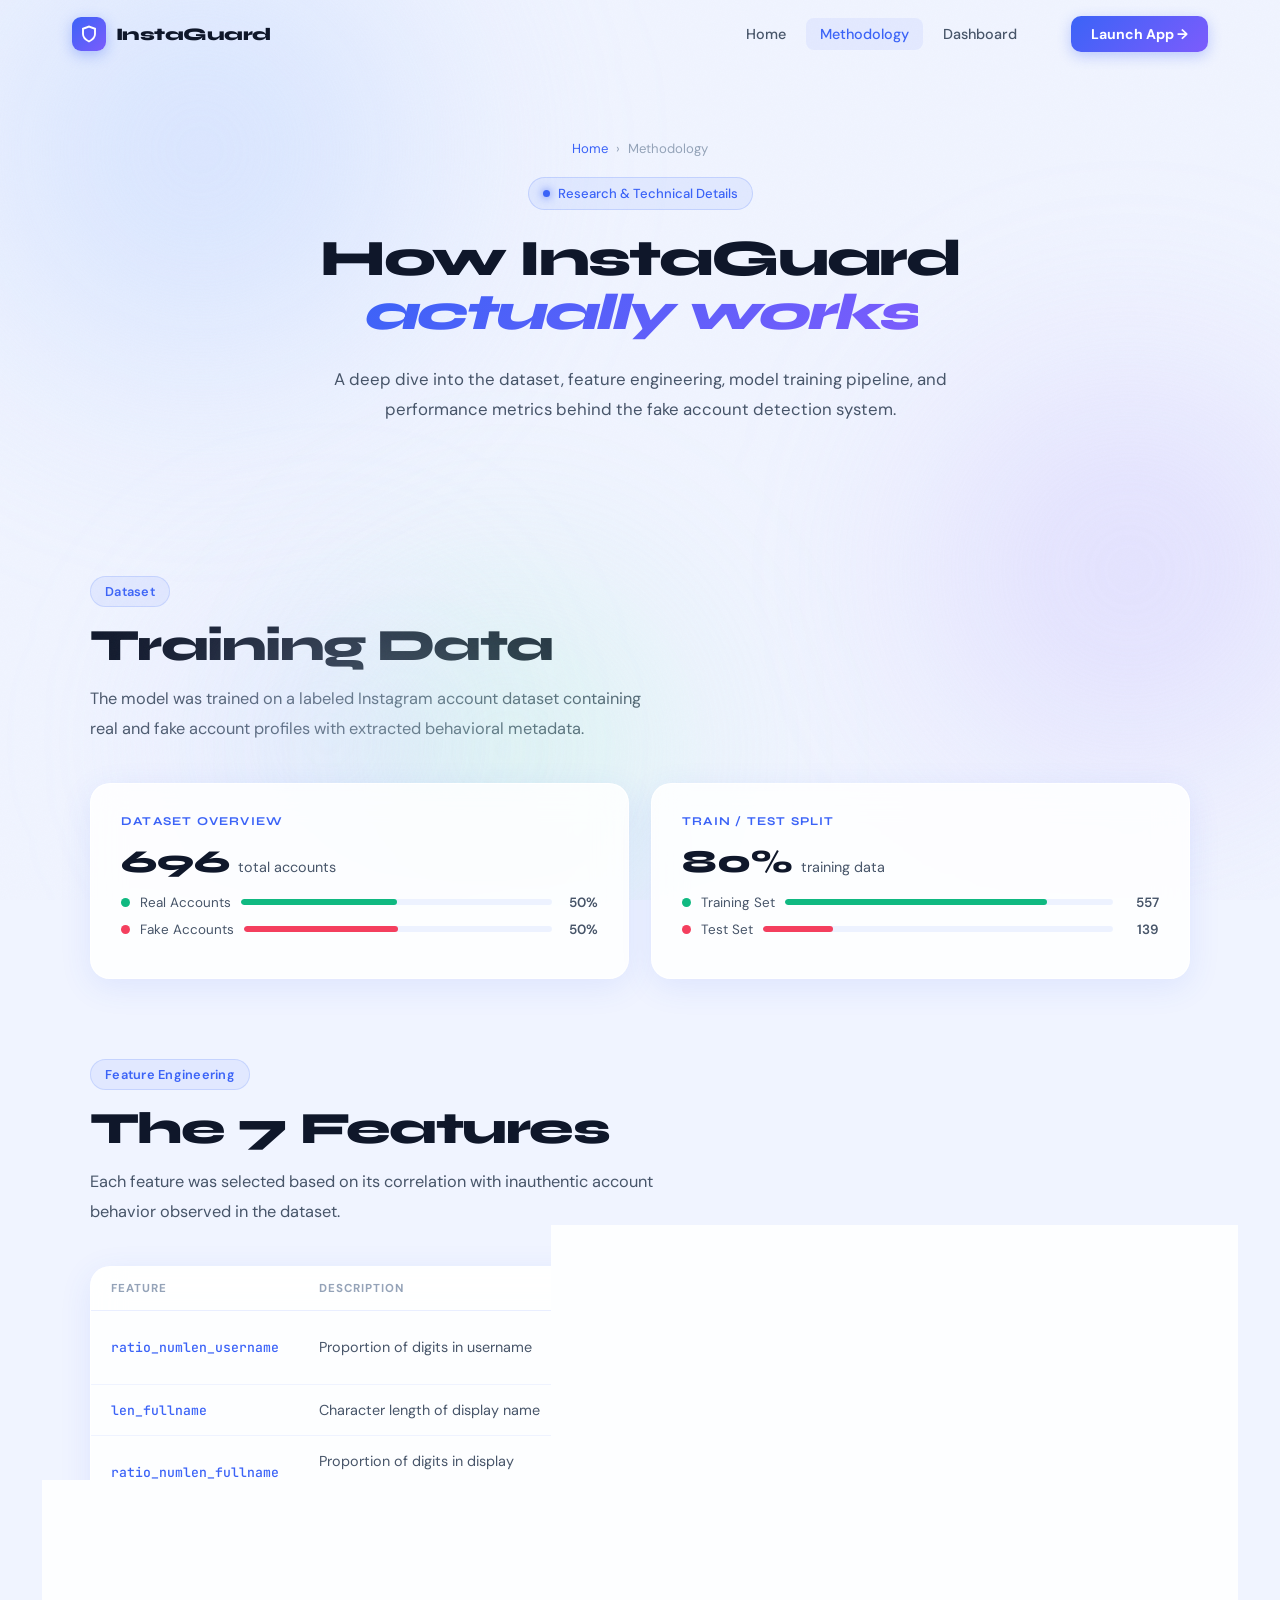
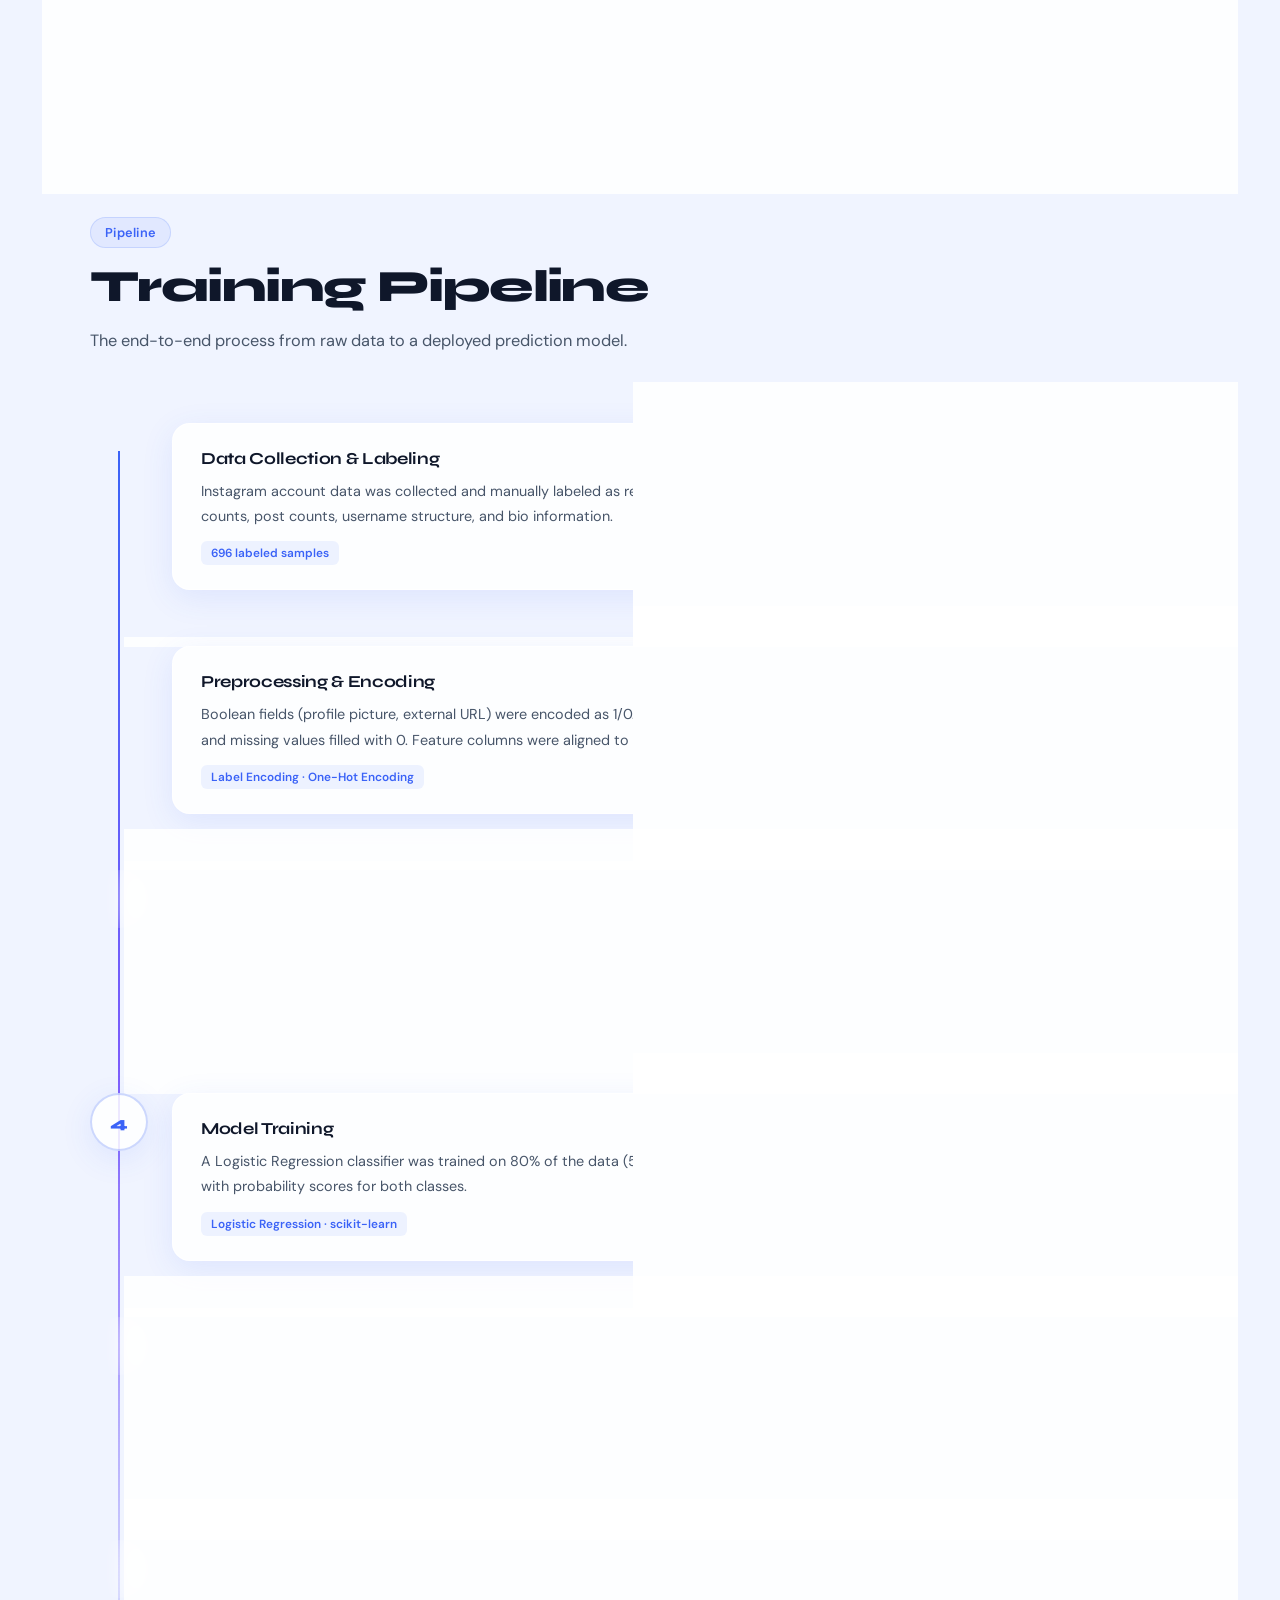
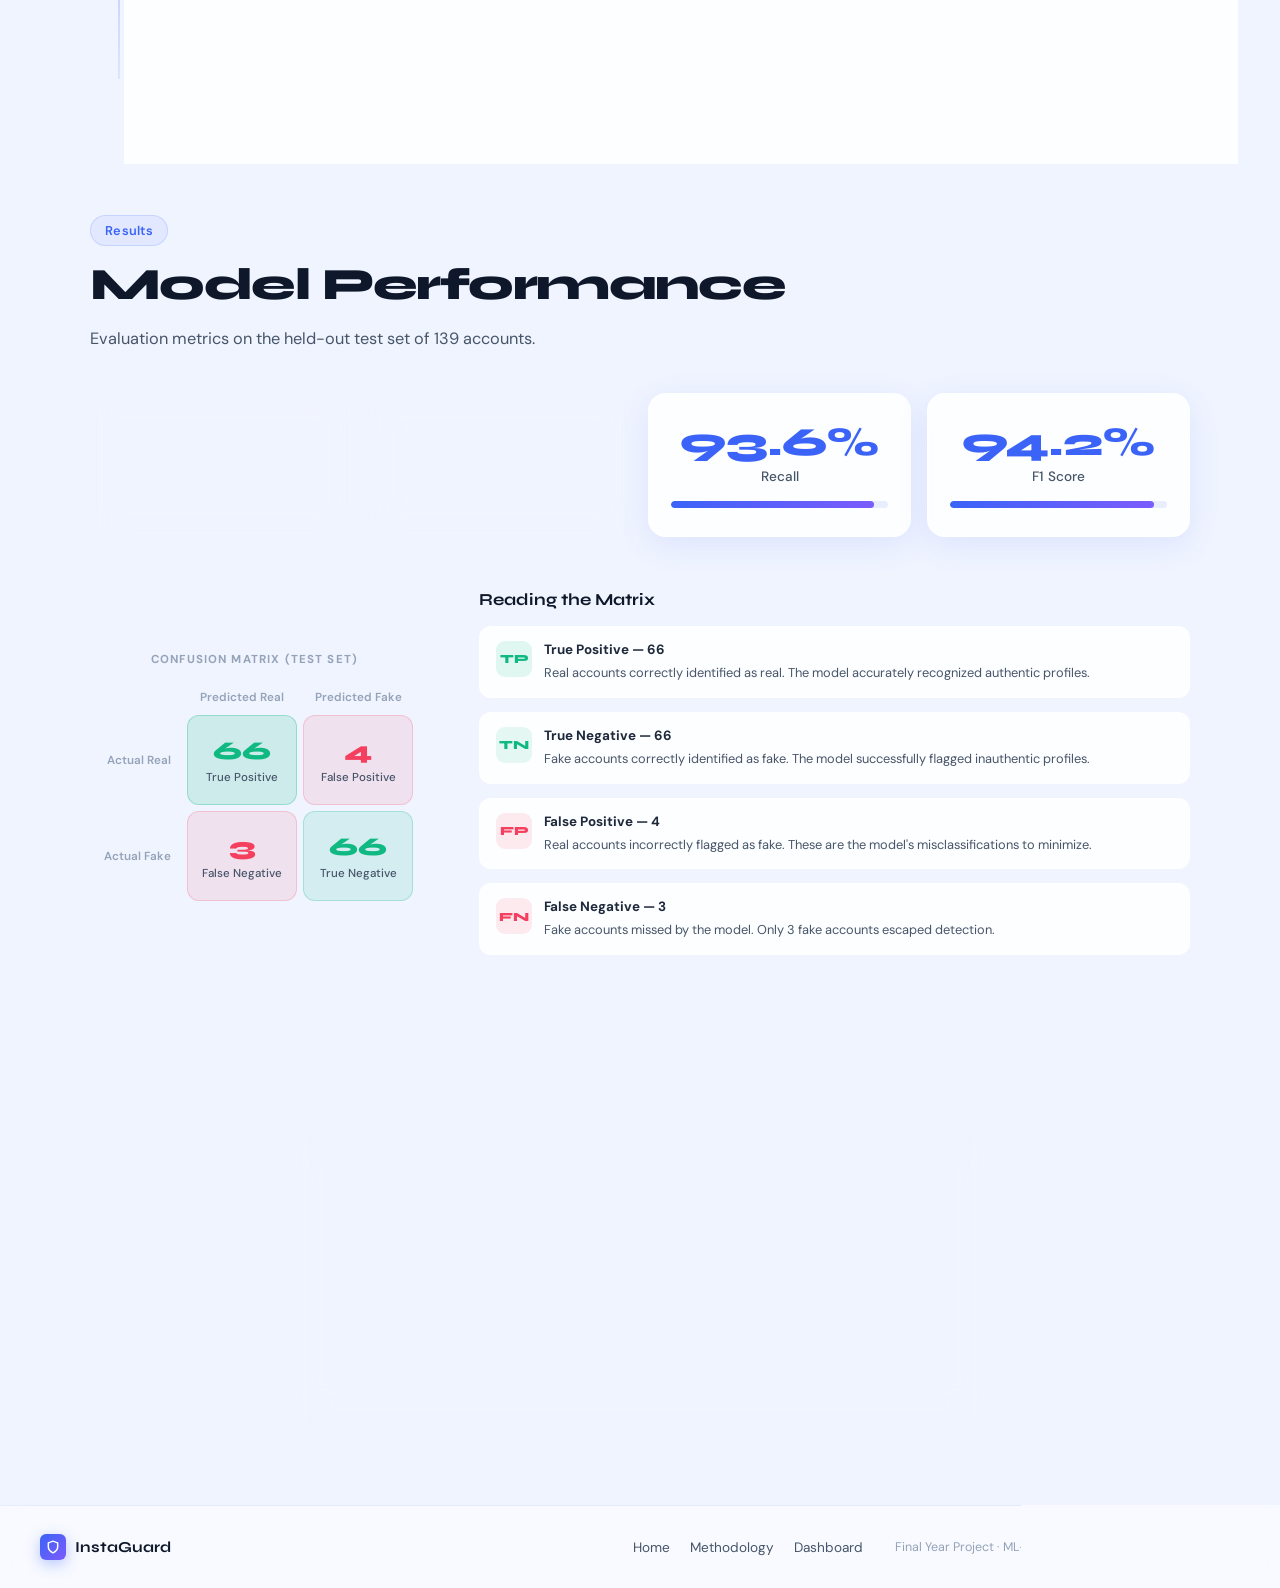
<file: frontend/methodology.html>
<!DOCTYPE html>
<html lang="en">
<head>
  <meta charset="UTF-8"/>
  <meta name="viewport" content="width=device-width, initial-scale=1.0"/>
  <title>InstaGuard — Methodology </title>
  <link rel="icon" href="favicon.png">
  <link rel="shortcut icon" href="favicon.png">
  <link rel="preconnect" href="https://fonts.googleapis.com">
  <link rel="preconnect" href="https://fonts.gstatic.com" crossorigin>
  <link href="https://fonts.googleapis.com/css2?family=Syne:wght@400;600;700;800&family=DM+Sans:ital,opsz,wght@0,9..40,300;0,9..40,400;0,9..40,500;0,9..40,600;1,9..40,300&family=JetBrains+Mono:wght@400;500&display=swap" rel="stylesheet">
  <link rel="stylesheet" href="landing.css"/>
  <style>
    /* Methodology-specific overrides */
    .method-hero {
      padding-top: calc(var(--nav-h) + 72px);
      padding-bottom: 72px;
      text-align: center;
      max-width: 760px;
      margin: 0 auto;
      padding-left: 32px;
      padding-right: 32px;
    }
    .method-hero .hero-eyebrow { margin-bottom: 22px; }
    .method-hero .hero-title { font-size: clamp(2.2rem,4vw,3.4rem); }
    .method-hero .hero-desc { max-width: 58ch; margin: 0 auto 0; }

    /* Breadcrumb */
    .breadcrumb {
      display: flex; align-items: center; gap: 8px;
      font-size: 0.82rem; color: var(--muted2);
      margin-bottom: 20px; justify-content: center;
    }
    .breadcrumb a { color: var(--cobalt); text-decoration: none; }
    .breadcrumb a:hover { text-decoration: underline; }
    .breadcrumb span { color: var(--muted2); }

    /* Content sections */
    .method-section { padding: 80px 32px; }
    .method-inner { max-width: 1100px; margin: 0 auto; }

    /* Dataset card */
    .dataset-grid {
      display: grid;
      grid-template-columns: 1fr 1fr;
      gap: 22px;
      margin-top: 40px;
    }
    .dataset-card {
      background: var(--glass-2);
      backdrop-filter: blur(16px);
      -webkit-backdrop-filter: blur(16px);
      border: 1px solid var(--glass-border);
      border-radius: 20px;
      padding: 30px;
      box-shadow: var(--shadow);
      transition: transform var(--t) var(--ease-back), box-shadow var(--t);
      animation: fadeUp 0.6s var(--ease) both;
    }
    .dataset-card:hover { transform: translateY(-4px); box-shadow: var(--shadow-lg); }
    .dataset-card h4 {
      font-family: 'Syne', sans-serif; font-size: 0.75rem;
      font-weight: 700; letter-spacing: 0.1em; text-transform: uppercase;
      color: var(--cobalt); margin-bottom: 18px;
    }
    .dataset-stat {
      display: flex; align-items: baseline; gap: 8px; margin-bottom: 8px;
    }
    .ds-val {
      font-family: 'Syne', sans-serif;
      font-size: 2rem; font-weight: 800; color: var(--text); line-height: 1;
    }
    .ds-lbl { font-size: 0.9rem; color: var(--muted); }
    .ds-breakdown { margin-top: 16px; }
    .dsb-row {
      display: flex; align-items: center; gap: 10px;
      font-size: 0.84rem; color: var(--muted); margin-bottom: 10px;
    }
    .dsb-dot { width: 9px; height: 9px; border-radius: 50%; flex-shrink: 0; }
    .dsb-dot.real { background: var(--real); }
    .dsb-dot.fake { background: var(--fake); }
    .dsb-bar { flex: 1; height: 6px; border-radius: 99px; background: rgba(59,99,247,0.08); overflow: hidden; }
    .dsb-fill { height: 100%; border-radius: inherit; transition: width 1s var(--ease); }
    .dsb-fill.real { background: var(--real); }
    .dsb-fill.fake { background: var(--fake); }
    .dsb-pct { width: 36px; text-align: right; font-weight: 600; }

    /* Feature table */
    .feature-table-wrap {
      background: var(--glass-2);
      backdrop-filter: blur(16px);
      -webkit-backdrop-filter: blur(16px);
      border: 1px solid var(--glass-border);
      border-radius: 20px;
      overflow: hidden;
      box-shadow: var(--shadow);
      margin-top: 40px;
    }
    .feature-table {
      width: 100%; border-collapse: collapse; font-size: 0.9rem;
    }
    .feature-table th {
      text-align: left; padding: 14px 20px;
      font-size: 0.72rem; font-weight: 700; letter-spacing: 0.09em;
      text-transform: uppercase; color: var(--muted2);
      background: rgba(255,255,255,0.6);
      border-bottom: 1px solid rgba(59,99,247,0.1);
    }
    .feature-table td {
      padding: 14px 20px;
      border-bottom: 1px solid rgba(59,99,247,0.07);
      color: var(--muted);
      line-height: 1.55;
    }
    .feature-table tr:last-child td { border-bottom: none; }
    .feature-table tbody tr { transition: background 0.15s; }
    .feature-table tbody tr:hover { background: rgba(59,99,247,0.03); }
    .feature-table tbody tr:hover td { color: var(--text2); }
    .ft-name {
      font-family: 'JetBrains Mono', monospace;
      font-size: 0.82rem; font-weight: 500;
      color: var(--cobalt);
    }
    .importance-tag {
      padding: 3px 10px; border-radius: 6px;
      font-size: 0.74rem; font-weight: 700;
    }
    .imp-high   { background: rgba(244,63,94,0.1);  color: var(--fake); }
    .imp-medium { background: rgba(245,158,11,0.1); color: #f59e0b; }
    .imp-low    { background: rgba(16,185,129,0.1); color: var(--real); }

    /* Pipeline steps */
    .pipeline {
      display: flex;
      flex-direction: column;
      gap: 0;
      margin-top: 40px;
      position: relative;
    }
    .pipeline::before {
      content: '';
      position: absolute;
      left: 28px; top: 56px; bottom: 56px;
      width: 2px;
      background: linear-gradient(180deg, var(--cobalt), var(--indigo), rgba(59,99,247,0.1));
    }
    .pipeline-step {
      display: flex;
      align-items: flex-start;
      gap: 24px;
      padding: 28px 0;
      animation: fadeUp 0.6s var(--ease) both;
    }
    .ps-num {
      width: 58px; height: 58px;
      border-radius: 50%;
      background: var(--glass-2);
      backdrop-filter: blur(12px);
      border: 2px solid rgba(59,99,247,0.25);
      display: flex; align-items: center; justify-content: center;
      font-family: 'Syne', sans-serif;
      font-size: 1rem; font-weight: 800; color: var(--cobalt);
      flex-shrink: 0;
      box-shadow: var(--shadow);
      z-index: 1;
      position: relative;
      transition: transform var(--t) var(--ease-back), box-shadow var(--t);
    }
    .pipeline-step:hover .ps-num {
      transform: scale(1.08);
      box-shadow: var(--shadow-lg), 0 0 0 4px rgba(59,99,247,0.1);
    }
    .ps-content {
      flex: 1;
      background: var(--glass-2);
      backdrop-filter: blur(16px);
      border: 1px solid var(--glass-border);
      border-radius: 18px;
      padding: 24px 28px;
      box-shadow: var(--shadow);
      transition: transform var(--t) var(--ease-back), box-shadow var(--t);
    }
    .pipeline-step:hover .ps-content { transform: translateX(4px); box-shadow: var(--shadow-lg); }
    .ps-content h4 {
      font-family: 'Syne', sans-serif;
      font-size: 1.05rem; font-weight: 700; color: var(--text);
      margin-bottom: 10px; letter-spacing: -0.02em;
    }
    .ps-content p { font-size: 0.9rem; color: var(--muted); line-height: 1.75; }
    .ps-tag {
      display: inline-block; margin-top: 12px;
      padding: 4px 10px; border-radius: 6px;
      background: rgba(59,99,247,0.08);
      color: var(--cobalt); font-size: 0.74rem; font-weight: 600;
    }

    /* Metrics grid */
    .metrics-big-grid {
      display: grid;
      grid-template-columns: repeat(4, 1fr);
      gap: 16px;
      margin-top: 40px;
    }
    .mbg-card {
      background: var(--glass-2);
      backdrop-filter: blur(16px);
      border: 1px solid var(--glass-border);
      border-radius: 18px;
      padding: 28px 22px;
      text-align: center;
      box-shadow: var(--shadow);
      animation: fadeUp 0.6s var(--ease) both;
      transition: transform var(--t) var(--ease-back), box-shadow var(--t);
      position: relative; overflow: hidden;
    }
    .mbg-card::before {
      content: '';
      position: absolute; top: 0; left: 0; right: 0; height: 3px;
      background: linear-gradient(90deg, var(--cobalt), var(--indigo));
      opacity: 0; transition: opacity var(--t);
    }
    .mbg-card:hover { transform: translateY(-5px); box-shadow: var(--shadow-lg); }
    .mbg-card:hover::before { opacity: 1; }
    .mbg-val {
      font-family: 'Syne', sans-serif;
      font-size: 2.5rem; font-weight: 800;
      color: var(--cobalt); line-height: 1;
      margin-bottom: 6px;
    }
    .mbg-lbl {
      font-size: 0.85rem; color: var(--muted);
      margin-bottom: 16px; font-weight: 500;
    }
    .mbg-bar { height: 7px; border-radius: 99px; background: rgba(59,99,247,0.1); overflow: hidden; }
    .mbg-fill { height: 100%; border-radius: inherit; background: linear-gradient(90deg, var(--cobalt), var(--indigo)); width: 0%; transition: width 1.2s var(--ease); }

    /* Confusion matrix */
    .confusion-wrap {
      display: flex;
      align-items: center;
      gap: 60px;
      margin-top: 40px;
    }
    .confusion-matrix {
      flex-shrink: 0;
    }
    .cm-title {
      font-size: 0.72rem; font-weight: 700;
      text-transform: uppercase; letter-spacing: 0.1em;
      color: var(--muted2); margin-bottom: 12px; text-align: center;
    }
    .cm-table {
      border-collapse: separate;
      border-spacing: 6px;
    }
    .cm-table th {
      font-size: 0.73rem; font-weight: 600;
      color: var(--muted2); padding: 4px 8px; text-align: center;
    }
    .cm-cell {
      width: 110px; height: 90px;
      border-radius: 12px;
      display: flex; flex-direction: column;
      align-items: center; justify-content: center;
      gap: 4px;
    }
    .cm-cell.tp { background: rgba(16,185,129,0.15); border: 1px solid rgba(16,185,129,0.3); }
    .cm-cell.tn { background: rgba(16,185,129,0.12); border: 1px solid rgba(16,185,129,0.25); }
    .cm-cell.fp { background: rgba(244,63,94,0.1);  border: 1px solid rgba(244,63,94,0.2); }
    .cm-cell.fn { background: rgba(244,63,94,0.1);  border: 1px solid rgba(244,63,94,0.2); }
    .cm-val {
      font-family: 'Syne', sans-serif;
      font-size: 1.6rem; font-weight: 800;
    }
    .cm-cell.tp .cm-val, .cm-cell.tn .cm-val { color: var(--real); }
    .cm-cell.fp .cm-val, .cm-cell.fn .cm-val { color: var(--fake); }
    .cm-label { font-size: 0.72rem; color: var(--muted); font-weight: 500; }

    .confusion-explanation { flex: 1; }
    .confusion-explanation h4 {
      font-family: 'Syne', sans-serif;
      font-size: 1.05rem; font-weight: 700;
      color: var(--text); margin-bottom: 16px;
    }
    .ce-row {
      display: flex; align-items: flex-start; gap: 12px;
      margin-bottom: 14px; padding: 14px 16px;
      border-radius: 12px;
      background: var(--glass-2);
      border: 1px solid var(--glass-border);
    }
    .ce-badge {
      width: 36px; height: 36px; border-radius: 9px;
      display: flex; align-items: center; justify-content: center;
      font-family: 'Syne', sans-serif; font-size: 0.78rem; font-weight: 800;
      flex-shrink: 0;
    }
    .ce-badge.tp { background: rgba(16,185,129,0.12); color: var(--real); }
    .ce-badge.tn { background: rgba(16,185,129,0.1);  color: var(--real); }
    .ce-badge.fp { background: rgba(244,63,94,0.1);   color: var(--fake); }
    .ce-badge.fn { background: rgba(244,63,94,0.1);   color: var(--fake); }
    .ce-text strong { display: block; font-size: 0.84rem; color: var(--text2); margin-bottom: 3px; }
    .ce-text span { font-size: 0.8rem; color: var(--muted); line-height: 1.55; }
  </style>
</head>
<body>

  <div class="mesh-bg">
    <div class="mesh-orb orb-1"></div>
    <div class="mesh-orb orb-2"></div>
    <div class="mesh-orb orb-3"></div>
    <div class="mesh-orb orb-4"></div>
    <div class="grain"></div>
  </div>

  <nav class="nav scrolled" id="nav">
    <div class="nav-inner">
      <a href="landing.html" class="nav-brand">
        <div class="brand-icon">
          <svg width="18" height="18" viewBox="0 0 24 24" fill="none" stroke="currentColor" stroke-width="2.5"><path d="M12 22s8-4 8-10V5l-8-3-8 3v7c0 6 8 10 8 10z"/></svg>
        </div>
        InstaGuard
      </a>
      <div class="nav-links">
        <a href="landing.html" class="nav-link">Home</a>
        <a href="methodology.html" class="nav-link active">Methodology</a>
        <a href="index.html" class="nav-link">Dashboard</a>
      </div>
      <a href="index.html" class="nav-cta">Launch App →</a>
    </div>
  </nav>

  <!-- Hero -->
  <div class="method-hero" style="position:relative;z-index:1">
    <div class="breadcrumb">
      <a href="landing.html">Home</a>
      <span>›</span>
      <span>Methodology</span>
    </div>
    <div class="hero-eyebrow" style="justify-content:center">
      <span class="eyebrow-dot"></span>
      Research & Technical Details
    </div>
    <h1 class="hero-title">How InstaGuard<br><em>actually works</em></h1>
    <p class="hero-desc" style="margin-top:18px">
      A deep dive into the dataset, feature engineering, model training pipeline, and performance metrics behind the fake account detection system.
    </p>
  </div>

  <!-- Dataset -->
  <section class="method-section">
    <div class="method-inner">
      <span class="section-chip">Dataset</span>
      <h2 class="section-title">Training Data</h2>
      <p class="section-sub">The model was trained on a labeled Instagram account dataset containing real and fake account profiles with extracted behavioral metadata.</p>

      <div class="dataset-grid">
        <div class="dataset-card">
          <h4>Dataset Overview</h4>
          <div class="dataset-stat">
            <span class="ds-val">696</span>
            <span class="ds-lbl">total accounts</span>
          </div>
          <div class="ds-breakdown">
            <div class="dsb-row">
              <span class="dsb-dot real"></span>
              Real Accounts
              <div class="dsb-bar"><div class="dsb-fill real" style="width:50%"></div></div>
              <span class="dsb-pct">50%</span>
            </div>
            <div class="dsb-row">
              <span class="dsb-dot fake"></span>
              Fake Accounts
              <div class="dsb-bar"><div class="dsb-fill fake" style="width:50%"></div></div>
              <span class="dsb-pct">50%</span>
            </div>
          </div>
        </div>
        <div class="dataset-card">
          <h4>Train / Test Split</h4>
          <div class="dataset-stat">
            <span class="ds-val">80%</span>
            <span class="ds-lbl">training data</span>
          </div>
          <div class="ds-breakdown">
            <div class="dsb-row">
              <span class="dsb-dot real"></span>
              Training Set
              <div class="dsb-bar"><div class="dsb-fill real" style="width:80%"></div></div>
              <span class="dsb-pct">557</span>
            </div>
            <div class="dsb-row">
              <span class="dsb-dot fake"></span>
              Test Set
              <div class="dsb-bar"><div class="dsb-fill fake" style="width:20%"></div></div>
              <span class="dsb-pct">139</span>
            </div>
          </div>
        </div>
      </div>
    </div>
  </section>

  <!-- Features -->
  <section class="method-section" style="padding-top:0">
    <div class="method-inner">
      <span class="section-chip">Feature Engineering</span>
      <h2 class="section-title">The 7 Features</h2>
      <p class="section-sub">Each feature was selected based on its correlation with inauthentic account behavior observed in the dataset.</p>

      <div class="feature-table-wrap">
        <table class="feature-table">
          <thead>
            <tr>
              <th>Feature</th>
              <th>Description</th>
              <th>Why It Matters</th>
              <th>Importance</th>
            </tr>
          </thead>
          <tbody>
            <tr>
              <td><span class="ft-name">ratio_numlen_username</span></td>
              <td>Proportion of digits in username</td>
              <td>Bot accounts often have highly numeric usernames like "user39471856"</td>
              <td><span class="importance-tag imp-high">High</span></td>
            </tr>
            <tr>
              <td><span class="ft-name">len_fullname</span></td>
              <td>Character length of display name</td>
              <td>Fake accounts frequently have very short or missing display names</td>
              <td><span class="importance-tag imp-high">High</span></td>
            </tr>
            <tr>
              <td><span class="ft-name">ratio_numlen_fullname</span></td>
              <td>Proportion of digits in display name</td>
              <td>Names with many digits (e.g. "John99887") are suspicious</td>
              <td><span class="importance-tag imp-high">High</span></td>
            </tr>
            <tr>
              <td><span class="ft-name">len_desc</span></td>
              <td>Character length of bio</td>
              <td>Real accounts tend to have meaningful bios; fake accounts often don't</td>
              <td><span class="importance-tag imp-medium">Medium</span></td>
            </tr>
            <tr>
              <td><span class="ft-name">num_posts</span></td>
              <td>Total number of posts</td>
              <td>Bots have 0 posts or thousands of spam posts</td>
              <td><span class="importance-tag imp-medium">Medium</span></td>
            </tr>
            <tr>
              <td><span class="ft-name">num_followers</span></td>
              <td>Number of followers</td>
              <td>Very few followers relative to following is a strong bot signal</td>
              <td><span class="importance-tag imp-medium">Medium</span></td>
            </tr>
            <tr>
              <td><span class="ft-name">num_following</span></td>
              <td>Number of accounts followed</td>
              <td>Mass-following with low follower count is a classic bot pattern</td>
              <td><span class="importance-tag imp-low">Low</span></td>
            </tr>
          </tbody>
        </table>
      </div>
    </div>
  </section>

  <!-- Pipeline -->
  <section class="method-section" style="padding-top:0">
    <div class="method-inner">
      <span class="section-chip">Pipeline</span>
      <h2 class="section-title">Training Pipeline</h2>
      <p class="section-sub">The end-to-end process from raw data to a deployed prediction model.</p>

      <div class="pipeline">
        <div class="pipeline-step"><div class="ps-num">1</div><div class="ps-content"><h4>Data Collection & Labeling</h4><p>Instagram account data was collected and manually labeled as real (0) or fake (1). Each record contains profile metadata including follower counts, post counts, username structure, and bio information.</p><span class="ps-tag">696 labeled samples</span></div></div>
        <div class="pipeline-step"><div class="ps-num">2</div><div class="ps-content"><h4>Preprocessing & Encoding</h4><p>Boolean fields (profile picture, external URL) were encoded as 1/0. Categorical columns were one-hot encoded. All numeric fields were validated and missing values filled with 0. Feature columns were aligned to the model's training schema.</p><span class="ps-tag">Label Encoding · One-Hot Encoding</span></div></div>
        <div class="pipeline-step"><div class="ps-num">3</div><div class="ps-content"><h4>Feature Selection</h4><p>Seven features with the strongest correlation to fake account behavior were selected through exploratory data analysis. Features with near-zero variance or high multicollinearity were excluded.</p><span class="ps-tag">Correlation Analysis · Variance Filtering</span></div></div>
        <div class="pipeline-step"><div class="ps-num">4</div><div class="ps-content"><h4>Model Training</h4><p>A Logistic Regression classifier was trained on 80% of the data (557 samples). The model outputs a binary classification (0=real, 1=fake) along with probability scores for both classes.</p><span class="ps-tag">Logistic Regression · scikit-learn</span></div></div>
        <div class="pipeline-step"><div class="ps-num">5</div><div class="ps-content"><h4>Evaluation & Validation</h4><p>The model was evaluated on the held-out test set (139 samples). Performance was measured across accuracy, precision, recall, and F1 score to ensure balanced classification performance.</p><span class="ps-tag">80/20 Train-Test Split</span></div></div>
        <div class="pipeline-step"><div class="ps-num">6</div><div class="ps-content"><h4>Deployment via Flask API</h4><p>The trained model was serialized with joblib and served through a Flask REST API with two endpoints: single account prediction (/predict) and bulk file prediction (/predict-file).</p><span class="ps-tag">Flask · joblib · REST API</span></div></div>
      </div>
    </div>
  </section>

  <!-- Model Performance -->
  <section class="method-section" style="padding-top:0">
    <div class="method-inner">
      <span class="section-chip">Results</span>
      <h2 class="section-title">Model Performance</h2>
      <p class="section-sub">Evaluation metrics on the held-out test set of 139 accounts.</p>

      <div class="metrics-big-grid">
        <div class="mbg-card"><div class="mbg-val">95.2%</div><div class="mbg-lbl">Accuracy</div><div class="mbg-bar"><div class="mbg-fill" data-w="95.2"></div></div></div>
        <div class="mbg-card"><div class="mbg-val">94.8%</div><div class="mbg-lbl">Precision</div><div class="mbg-bar"><div class="mbg-fill" data-w="94.8"></div></div></div>
        <div class="mbg-card"><div class="mbg-val">93.6%</div><div class="mbg-lbl">Recall</div><div class="mbg-bar"><div class="mbg-fill" data-w="93.6"></div></div></div>
        <div class="mbg-card"><div class="mbg-val">94.2%</div><div class="mbg-lbl">F1 Score</div><div class="mbg-bar"><div class="mbg-fill" data-w="94.2"></div></div></div>
      </div>

      <!-- Confusion matrix -->
      <div class="confusion-wrap" style="margin-top:52px">
        <div class="confusion-matrix">
          <div class="cm-title">Confusion Matrix (Test Set)</div>
          <table class="cm-table">
            <thead>
              <tr>
                <th></th>
                <th>Predicted Real</th>
                <th>Predicted Fake</th>
              </tr>
            </thead>
            <tbody>
              <tr>
                <th style="text-align:right;padding-right:10px;font-size:0.73rem;color:var(--muted2)">Actual Real</th>
                <td><div class="cm-cell tp"><span class="cm-val">66</span><span class="cm-label">True Positive</span></div></td>
                <td><div class="cm-cell fp"><span class="cm-val">4</span><span class="cm-label">False Positive</span></div></td>
              </tr>
              <tr>
                <th style="text-align:right;padding-right:10px;font-size:0.73rem;color:var(--muted2)">Actual Fake</th>
                <td><div class="cm-cell fn"><span class="cm-val">3</span><span class="cm-label">False Negative</span></div></td>
                <td><div class="cm-cell tn"><span class="cm-val">66</span><span class="cm-label">True Negative</span></div></td>
              </tr>
            </tbody>
          </table>
        </div>
        <div class="confusion-explanation">
          <h4>Reading the Matrix</h4>
          <div class="ce-row"><div class="ce-badge tp">TP</div><div class="ce-text"><strong>True Positive — 66</strong><span>Real accounts correctly identified as real. The model accurately recognized authentic profiles.</span></div></div>
          <div class="ce-row"><div class="ce-badge tn">TN</div><div class="ce-text"><strong>True Negative — 66</strong><span>Fake accounts correctly identified as fake. The model successfully flagged inauthentic profiles.</span></div></div>
          <div class="ce-row"><div class="ce-badge fp">FP</div><div class="ce-text"><strong>False Positive — 4</strong><span>Real accounts incorrectly flagged as fake. These are the model's misclassifications to minimize.</span></div></div>
          <div class="ce-row"><div class="ce-badge fn">FN</div><div class="ce-text"><strong>False Negative — 3</strong><span>Fake accounts missed by the model. Only 3 fake accounts escaped detection.</span></div></div>
        </div>
      </div>
    </div>
  </section>

  <!-- CTA -->
  <section class="section cta-section">
    <div class="cta-inner">
      <h2>See it in action</h2>
      <p>Try the live dashboard with demo presets or your own data.</p>
      <div class="cta-actions">
        <a href="index.html" class="btn-primary large">Launch Dashboard →</a>
        <a href="landing.html" class="btn-ghost large">Back to Home</a>
      </div>
    </div>
  </section>

  <footer class="footer">
    <div class="footer-inner">
      <div class="footer-brand"><div class="brand-icon small"><svg width="14" height="14" viewBox="0 0 24 24" fill="none" stroke="currentColor" stroke-width="2.5"><path d="M12 22s8-4 8-10V5l-8-3-8 3v7c0 6 8 10 8 10z"/></svg></div>InstaGuard</div>
      <div class="footer-links"><a href="landing.html">Home</a><a href="methodology.html">Methodology</a><a href="index.html">Dashboard</a></div>
      <div class="footer-note">Final Year Project · ML-powered Instagram Account Analysis</div>
    </div>
  </footer>

  <script>
    window.addEventListener('scroll', () => {
      document.getElementById('nav').classList.toggle('scrolled', window.scrollY > 40);
    });

    // Animate metric bars on scroll
    const observer = new IntersectionObserver((entries) => {
      entries.forEach(e => {
        if (e.isIntersecting) {
          e.target.querySelectorAll('.mbg-fill, .dsb-fill, .mc-fill').forEach(bar => {
            const w = bar.dataset.w;
            if (w) setTimeout(() => { bar.style.width = w + '%'; }, 100);
          });
        }
      });
    }, { threshold: 0.2 });

    document.querySelectorAll('.metrics-big-grid, .dataset-card').forEach(el => observer.observe(el));

    // Stagger pipeline steps
    document.querySelectorAll('.pipeline-step').forEach((el, i) => {
      el.style.animationDelay = `${i * 0.1}s`;
    });
  </script>
</body>
</html>
</file>
<file: frontend/style.css>
/* ============================================================
   InstaGuard Dashboard — style.css
   Theme: Frosted Light Glassmorphism + Cobalt
   ============================================================ */

:root {
  --bg:         #eef2ff;
  --bg2:        #e8edfc;
  --surface:    rgba(255,255,255,0.75);
  --surface2:   rgba(255,255,255,0.55);
  --surface3:   rgba(255,255,255,0.40);
  --surfaceS:   rgba(255,255,255,0.92);
  --border:     rgba(99,121,255,0.12);
  --border2:    rgba(99,121,255,0.2);
  --border3:    rgba(99,121,255,0.32);
  --text:       #0f172a;
  --text2:      #1e293b;
  --muted:      #475569;
  --muted2:     #94a3b8;
  --cobalt:     #3b63f7;
  --cobalt2:    #7c5cfc;
  --real:       #059669;
  --fake:       #e11d48;
  --warn:       #d97706;
  --real-glow:  rgba(5,150,105,0.2);
  --fake-glow:  rgba(225,29,72,0.2);
  --blue-glow:  rgba(59,99,247,0.18);
  --grad-accent: linear-gradient(135deg, #3b63f7, #7c5cfc);
  --r-xs: 6px; --r-sm: 10px; --r: 16px; --r-lg: 22px; --r-xl: 28px;
  --shadow-sm:  0 2px 12px rgba(59,99,247,0.08);
  --shadow:     0 8px 32px rgba(59,99,247,0.12);
  --shadow-lg:  0 20px 60px rgba(59,99,247,0.18);
  --ease:       cubic-bezier(0.16,1,0.3,1);
  --ease-back:  cubic-bezier(0.34,1.56,0.64,1);
  --t: 0.28s; --t-fast: 0.16s; --t-slow: 0.5s;
  --nav-h:  60px;
  --sidebar-w: 288px;
}

[data-theme="dark"] {
  --bg:       #070b13;
  --bg2:      #0b1121;
  --surface:  rgba(15,22,36,0.85);
  --surface2: rgba(21,30,46,0.8);
  --surface3: rgba(26,36,56,0.75);
  --surfaceS: rgba(15,22,36,0.96);
  --border:   rgba(255,255,255,0.06);
  --border2:  rgba(255,255,255,0.11);
  --border3:  rgba(255,255,255,0.18);
  --text:     #dde8f8;
  --text2:    #a8bbd4;
  --muted:    rgba(168,187,212,0.65);
  --muted2:   rgba(168,187,212,0.38);
  --shadow:   0 8px 32px rgba(0,0,0,0.45);
  --shadow-lg:0 20px 60px rgba(0,0,0,0.55);
}

*, *::before, *::after { box-sizing: border-box; margin: 0; padding: 0; }
html { font-size: 16px; scroll-behavior: smooth; }
body {
  font-family: 'DM Sans', sans-serif;
  background: var(--bg);
  color: var(--text);
  min-height: 100vh;
  overflow-x: hidden;
  -webkit-font-smoothing: antialiased;
  transition: background var(--t-slow) var(--ease), color var(--t-slow) var(--ease);
}

::-webkit-scrollbar { width: 5px; height: 5px; }
::-webkit-scrollbar-track { background: transparent; }
::-webkit-scrollbar-thumb { background: var(--border3); border-radius: 99px; }

/* ============================================================
   AMBIENT BACKGROUND
   ============================================================ */
.ambient-bg {
  position: fixed; inset: 0; z-index: 0;
  pointer-events: none; overflow: hidden;
}
.ambient-bg::before {
  content: '';
  position: absolute; width: 900px; height: 900px;
  top: -250px; left: -200px; border-radius: 50%;
  background: radial-gradient(circle, rgba(186,210,255,0.5) 0%, transparent 65%);
  animation: orbDrift1 20s ease-in-out infinite alternate;
}
.ambient-bg::after {
  content: '';
  position: absolute; width: 700px; height: 700px;
  bottom: -180px; right: -150px; border-radius: 50%;
  background: radial-gradient(circle, rgba(196,181,253,0.38) 0%, transparent 65%);
  animation: orbDrift2 24s ease-in-out infinite alternate;
}
[data-theme="dark"] .ambient-bg::before { background: radial-gradient(circle, rgba(79,142,247,0.07) 0%, transparent 65%); }
[data-theme="dark"] .ambient-bg::after  { background: radial-gradient(circle, rgba(124,92,252,0.07) 0%, transparent 65%); }

@keyframes orbDrift1 { from { transform: translate(0,0) scale(1); } to { transform: translate(60px,40px) scale(1.08); } }
@keyframes orbDrift2 { from { transform: translate(0,0) scale(1); } to { transform: translate(-50px,-30px) scale(1.05); } }

.grid-overlay {
  position: absolute; inset: 0;
  background-image:
    linear-gradient(rgba(59,99,247,0.055) 1px, transparent 1px),
    linear-gradient(90deg, rgba(59,99,247,0.055) 1px, transparent 1px);
  background-size: 52px 52px;
  -webkit-mask-image: radial-gradient(ellipse 80% 60% at 50% 40%, black 30%, transparent 100%);
  mask-image: radial-gradient(ellipse 80% 60% at 50% 40%, black 30%, transparent 100%);
}
[data-theme="dark"] .grid-overlay {
  background-image:
    linear-gradient(rgba(79,142,247,0.035) 1px, transparent 1px),
    linear-gradient(90deg, rgba(79,142,247,0.035) 1px, transparent 1px);
}
.noise-overlay { position: absolute; inset: 0; opacity: 0.018; background-image: url("data:image/svg+xml,%3Csvg viewBox='0 0 256 256' xmlns='http://www.w3.org/2000/svg'%3E%3Cfilter id='n'%3E%3CfeTurbulence type='fractalNoise' baseFrequency='0.85' numOctaves='4' stitchTiles='stitch'/%3E%3C/filter%3E%3Crect width='100%25' height='100%25' filter='url(%23n)'/%3E%3C/svg%3E"); background-size: 256px; }
#particleCanvas { position: absolute; inset: 0; width: 100%; height: 100%; opacity: 0.5; }

/* ============================================================
   TOP NAV
   ============================================================ */
.topnav {
  position: fixed; top: 0; left: 0; right: 0; z-index: 200;
  height: var(--nav-h);
  display: flex; align-items: center; justify-content: space-between;
  padding: 0 28px;
  background: rgba(238,242,255,0.78);
  backdrop-filter: blur(24px) saturate(180%);
  -webkit-backdrop-filter: blur(24px) saturate(180%);
  border-bottom: 1px solid var(--border);
  box-shadow: 0 1px 0 rgba(59,99,247,0.1), 0 4px 20px rgba(59,99,247,0.07);
  animation: navSlideDown 0.7s var(--ease) both;
}
[data-theme="dark"] .topnav { background: rgba(7,11,19,0.72); box-shadow: 0 1px 0 rgba(79,142,247,0.08), 0 4px 20px rgba(0,0,0,0.25); }
@keyframes navSlideDown { from { transform: translateY(-100%); opacity: 0; } to { transform: translateY(0); opacity: 1; } }

.topnav-brand {
  font-family: 'Syne', sans-serif; font-size: 1.08rem; font-weight: 800;
  letter-spacing: -0.03em; color: var(--text);
  animation: fadeInLeft 0.8s var(--ease) 0.1s both;
}
.brand-icon {
  width: 34px; height: 34px; border-radius: 9px;
  background: var(--grad-accent);
  display: flex; align-items: center; justify-content: center;
  color: white; box-shadow: 0 4px 14px rgba(59,99,247,0.35);
  transition: transform var(--t) var(--ease-back), box-shadow var(--t); flex-shrink: 0;
}
.brand-icon:hover { transform: scale(1.1) rotate(-5deg); box-shadow: 0 6px 22px rgba(59,99,247,0.5); }

.topnav-center-links {
  display: flex; align-items: center; gap: 4px;
  position: absolute; left: 50%; transform: translateX(-50%);
}
.topnav-link {
  padding: 7px 15px; border-radius: var(--r-sm);
  font-size: 0.88rem; font-weight: 500; color: var(--muted);
  text-decoration: none;
  transition: color var(--t), background var(--t);
}
.topnav-link:hover { color: var(--text); background: rgba(59,99,247,0.07); }
.topnav-link.active { color: var(--cobalt); background: rgba(59,99,247,0.08); }

.topnav-links { display: flex; align-items: center; gap: 12px; animation: fadeInRight 0.8s var(--ease) 0.1s both; }

/* Theme toggle */
.theme-toggle {
  position: relative; width: 56px; height: 28px;
  background: var(--surface); border: 1px solid var(--border2);
  border-radius: 99px; cursor: pointer;
  transition: background var(--t-slow), border-color var(--t), box-shadow var(--t);
  overflow: visible;
}
.theme-toggle:hover { border-color: var(--cobalt); box-shadow: 0 0 0 3px rgba(59,99,247,0.12); }
.theme-toggle::before {
  content: ''; position: absolute; top: 3px; left: 3px;
  width: 20px; height: 20px; border-radius: 50%;
  background: linear-gradient(135deg, #fbbf24, #f59e0b);
  box-shadow: 0 2px 8px rgba(245,158,11,0.5);
  transition: transform var(--t-slow) var(--ease-back), background var(--t-slow); z-index: 2;
}
[data-theme="dark"] .theme-toggle::before { transform: translateX(28px); background: linear-gradient(135deg, #7c5cfc, #4f8ef7); box-shadow: 0 2px 8px rgba(124,92,252,0.5); }
.theme-toggle .icon-sun, .theme-toggle .icon-moon { position: absolute; top: 50%; transform: translateY(-50%); pointer-events: none; z-index: 1; transition: opacity var(--t), transform var(--t) var(--ease); }
.theme-toggle .icon-sun  { right: 7px; color: rgba(245,158,11,0.5); opacity: 1; }
.theme-toggle .icon-moon { left: 7px;  color: rgba(124,92,252,0.5); opacity: 0; }
[data-theme="dark"] .theme-toggle .icon-sun  { opacity: 0; transform: translateY(-50%) scale(0.6); }
[data-theme="dark"] .theme-toggle .icon-moon { opacity: 1; }

.status-pill { display: flex; align-items: center; gap: 7px; padding: 6px 14px; border-radius: 99px; background: var(--surface); border: 1px solid var(--border); font-size: 0.78rem; font-weight: 500; color: var(--muted); }
.status-dot { width: 7px; height: 7px; border-radius: 50%; background: var(--muted2); transition: background 0.6s, box-shadow 0.6s; }
.status-dot.online { background: var(--real); box-shadow: 0 0 0 3px var(--real-glow); animation: dotPulse 2.5s ease-in-out infinite; }
.status-dot.offline { background: var(--fake); }
@keyframes dotPulse { 0%,100% { box-shadow: 0 0 0 3px var(--real-glow); } 50% { box-shadow: 0 0 0 6px transparent; } }

/* ============================================================
   LAYOUT
   ============================================================ */
.page-wrapper { position: relative; z-index: 1; display: flex; padding-top: var(--nav-h); min-height: 100vh; }

/* ============================================================
   SIDEBAR
   ============================================================ */
.sidebar {
  width: var(--sidebar-w); flex-shrink: 0;
  position: sticky; top: var(--nav-h); height: calc(100vh - var(--nav-h));
  overflow-y: auto; border-right: 1px solid var(--border);
  background: rgba(255,255,255,0.6);
  backdrop-filter: blur(20px) saturate(160%);
  -webkit-backdrop-filter: blur(20px) saturate(160%);
  box-shadow: inset -1px 0 0 var(--border), 2px 0 20px rgba(59,99,247,0.06);
  animation: sidebarSlide 0.8s var(--ease) 0.15s both;
}
[data-theme="dark"] .sidebar { background: rgba(15,22,36,0.8); box-shadow: inset -1px 0 0 var(--border), 2px 0 24px rgba(0,0,0,0.15); }
@keyframes sidebarSlide { from { transform: translateX(-28px); opacity: 0; } to { transform: translateX(0); opacity: 1; } }
.sidebar::-webkit-scrollbar { width: 3px; }
.sidebar::-webkit-scrollbar-thumb { background: var(--border2); }

.sidebar-inner { padding: 30px 22px 36px; display: flex; flex-direction: column; gap: 32px; min-height: 100%; }

.sidebar-header { animation: fadeUp 0.7s var(--ease) 0.3s both; }
.sidebar-header h1 { font-family: 'Syne', sans-serif; font-size: 1.75rem; font-weight: 800; line-height: 1.08; letter-spacing: -0.04em; color: var(--text); }
.sidebar-header h1 em { font-style: italic; background: var(--grad-accent); -webkit-background-clip: text; -webkit-text-fill-color: transparent; background-clip: text; }
.sidebar-desc { margin-top: 12px; font-size: 0.85rem; color: var(--muted); line-height: 1.8; }

.block-label { font-size: 0.69rem; font-weight: 700; letter-spacing: 0.13em; text-transform: uppercase; color: var(--muted2); margin-bottom: 14px; }
.block-label-row { display: flex; align-items: center; justify-content: space-between; margin-bottom: 14px; }
.block-label-row .block-label { margin-bottom: 0; }

.model-stats-block { animation: fadeUp 0.7s var(--ease) 0.4s both; }
.model-stats-grid { display: grid; grid-template-columns: 1fr 1fr; gap: 10px; }
.mstat {
  padding: 15px 14px; border-radius: var(--r);
  background: var(--surfaceS); border: 1px solid var(--border);
  display: flex; flex-direction: column; gap: 5px;
  backdrop-filter: blur(10px); -webkit-backdrop-filter: blur(10px);
  transition: transform var(--t) var(--ease-back), border-color var(--t), box-shadow var(--t);
  cursor: default;
}
.mstat:hover { transform: translateY(-3px); border-color: var(--border2); box-shadow: var(--shadow); }
.mstat-icon { width: 26px; height: 26px; border-radius: 7px; background: linear-gradient(135deg, rgba(59,99,247,0.12), rgba(124,92,252,0.12)); border: 1px solid rgba(59,99,247,0.15); display: flex; align-items: center; justify-content: center; color: var(--cobalt); margin-bottom: 4px; transition: transform var(--t) var(--ease-back); }
.mstat:hover .mstat-icon { transform: scale(1.12) rotate(-5deg); }
.mstat-val { font-family: 'Syne', sans-serif; font-size: 1.2rem; font-weight: 800; color: var(--text); line-height: 1; }
.mstat-lbl { font-size: 0.73rem; color: var(--muted); }

.history-block { animation: fadeUp 0.7s var(--ease) 0.5s both; }
.history-list { display: flex; flex-direction: column; gap: 7px; max-height: 290px; overflow-y: auto; }
.history-empty { display: flex; flex-direction: column; align-items: center; gap: 10px; padding: 26px 12px; color: var(--muted2); font-size: 0.83rem; text-align: center; }
.history-item {
  display: flex; align-items: center; gap: 9px; padding: 10px 13px;
  border-radius: var(--r-sm); background: var(--surfaceS); border: 1px solid var(--border);
  backdrop-filter: blur(8px); -webkit-backdrop-filter: blur(8px);
  cursor: pointer;
  animation: historySlide 0.35s var(--ease) both;
  transition: transform var(--t) var(--ease), border-color var(--t), background var(--t), box-shadow var(--t);
}
.history-item:hover { transform: translateX(4px); border-color: var(--cobalt); background: rgba(59,99,247,0.06); box-shadow: 0 2px 12px rgba(59,99,247,0.1); }
@keyframes historySlide { from { opacity: 0; transform: translateX(-12px); } to { opacity: 1; transform: translateX(0); } }
.hi-dot { width: 8px; height: 8px; border-radius: 50%; flex-shrink: 0; transition: box-shadow var(--t); }
.hi-dot.real { background: var(--real); }
.hi-dot.fake { background: var(--fake); }
.history-item:hover .hi-dot.real { box-shadow: 0 0 8px var(--real); }
.history-item:hover .hi-dot.fake { box-shadow: 0 0 8px var(--fake); }
.hi-label { font-size: 0.84rem; font-weight: 500; flex: 1; color: var(--text2); }
.hi-conf  { font-size: 0.75rem; color: var(--muted2); }
.hi-replay {
  width: 20px; height: 20px; border-radius: 5px;
  background: transparent; border: none; color: var(--muted2);
  display: flex; align-items: center; justify-content: center;
  font-size: 0.7rem; transition: color var(--t), background var(--t);
}
.history-item:hover .hi-replay { color: var(--cobalt); background: rgba(59,99,247,0.1); }

.clear-history-btn { width: 24px; height: 24px; border: 1px solid transparent; background: transparent; color: var(--muted2); cursor: pointer; border-radius: var(--r-xs); display: flex; align-items: center; justify-content: center; transition: color var(--t), background var(--t), border-color var(--t), transform var(--t) var(--ease-back); }
.clear-history-btn:hover { color: var(--fake); background: rgba(225,29,72,0.08); border-color: rgba(225,29,72,0.18); transform: scale(1.12); }

.sidebar-footer { margin-top: auto; padding-top: 18px; border-top: 1px solid var(--border); animation: fadeUp 0.7s var(--ease) 0.6s both; }
.sidebar-footer-text { font-size: 0.73rem; color: var(--muted2); margin-bottom: 8px; }
.sidebar-footer-links { display: flex; gap: 10px; align-items: center; font-size: 0.73rem; color: var(--muted2); }
.sf-link { color: var(--cobalt); text-decoration: none; font-weight: 500; transition: opacity var(--t); }
.sf-link:hover { opacity: 0.75; }

/* ============================================================
   MAIN CONTENT
   ============================================================ */
.main-content { flex: 1; min-width: 0; padding: 36px 36px 64px; animation: fadeIn 0.6s var(--ease) 0.2s both; }

.mode-tabs { display: inline-flex; gap: 4px; padding: 5px; border-radius: var(--r); background: var(--surfaceS); backdrop-filter: blur(12px); border: 1px solid var(--border); margin-bottom: 28px; box-shadow: var(--shadow-sm); animation: fadeUp 0.6s var(--ease) 0.3s both; }
.tab-btn { display: flex; align-items: center; gap: 8px; padding: 10px 22px; border: none; background: transparent; color: var(--muted); font-family: 'DM Sans', sans-serif; font-size: 0.9rem; font-weight: 500; border-radius: var(--r-sm); cursor: pointer; transition: color var(--t), background var(--t), transform var(--t) var(--ease-back), box-shadow var(--t); }
.tab-btn:hover { color: var(--text); background: rgba(59,99,247,0.07); }
.tab-btn.active { background: var(--grad-accent); color: white; box-shadow: 0 4px 18px rgba(59,99,247,0.35); transform: translateY(-1px); }

.panel-wrap { display: grid; grid-template-columns: 1fr 1fr; gap: 22px; align-items: start; }

/* ============================================================
   GLASS CARD BASE
   ============================================================ */
.glass-card {
  background: var(--surface);
  backdrop-filter: blur(20px) saturate(160%);
  -webkit-backdrop-filter: blur(20px) saturate(160%);
  border: 1px solid var(--border);
  box-shadow: var(--shadow);
  border-radius: var(--r-xl);
}

/* ============================================================
   PROFILE PREVIEW
   ============================================================ */
.profile-preview-card {
  grid-column: span 2;
  background: var(--surface);
  backdrop-filter: blur(20px) saturate(160%);
  -webkit-backdrop-filter: blur(20px) saturate(160%);
  border: 1px solid var(--border);
  border-radius: var(--r-xl);
  padding: 22px 26px;
  display: flex; align-items: center; gap: 18px;
  position: relative; overflow: hidden;
  box-shadow: var(--shadow);
  transition: border-color var(--t), box-shadow var(--t);
  animation: fadeUp 0.6s var(--ease) 0.4s both;
}
.profile-preview-card::before { content: ''; position: absolute; top: 0; left: 0; right: 0; height: 2px; background: linear-gradient(90deg, transparent 0%, var(--cobalt) 25%, var(--cobalt2) 60%, var(--real) 85%, transparent 100%); background-size: 200% 100%; animation: shimmerBar 3.5s linear infinite; }
@keyframes shimmerBar { from { background-position: 100% 0; } to { background-position: -100% 0; } }

.profile-preview-avatar { width: 56px; height: 56px; flex-shrink: 0; border-radius: 50%; background: linear-gradient(135deg, rgba(59,99,247,0.1), rgba(124,92,252,0.1)); border: 2px solid var(--border2); display: flex; align-items: center; justify-content: center; color: var(--muted); transition: transform var(--t) var(--ease-back), box-shadow var(--t); }
.profile-preview-avatar:hover { transform: scale(1.07); box-shadow: 0 6px 20px rgba(59,99,247,0.15); }
.profile-preview-info { flex: 1; min-width: 0; }
.profile-preview-name { font-family: 'Syne', sans-serif; font-size: 1rem; font-weight: 700; color: var(--text); margin-bottom: 4px; }
.profile-preview-bio { font-size: 0.82rem; color: var(--muted); margin-bottom: 14px; line-height: 1.6; }
.profile-preview-stats { display: flex; gap: 24px; }
.ps { display: flex; flex-direction: column; align-items: center; gap: 2px; }
.ps span { font-family: 'Syne', sans-serif; font-weight: 700; font-size: 1rem; color: var(--text); transition: color var(--t), transform var(--t) var(--ease-back); }
.ps:hover span { color: var(--cobalt); transform: scale(1.05); }
.ps small { font-size: 0.7rem; color: var(--muted2); letter-spacing: 0.04em; }
.profile-preview-badge { width: 44px; height: 44px; border-radius: 50%; border: 2px solid var(--border2); background: var(--surface2); display: flex; align-items: center; justify-content: center; font-size: 1.1rem; flex-shrink: 0; transition: background var(--t-slow), border-color var(--t-slow), transform 0.6s var(--ease-back), box-shadow var(--t-slow); }
.profile-preview-badge.real-badge { background: rgba(5,150,105,0.1); border-color: rgba(5,150,105,0.35); box-shadow: 0 0 18px var(--real-glow); transform: scale(1.08); }
.profile-preview-badge.fake-badge { background: rgba(225,29,72,0.1); border-color: rgba(225,29,72,0.35); box-shadow: 0 0 18px var(--fake-glow); transform: scale(1.08); }

/* ============================================================
   DEMO PRESETS BAR
   ============================================================ */
.demo-presets-bar {
  grid-column: span 2;
  display: flex; align-items: center; gap: 14px;
  padding: 14px 20px;
  background: var(--surface);
  backdrop-filter: blur(16px); -webkit-backdrop-filter: blur(16px);
  border: 1px solid var(--border);
  border-radius: var(--r-lg);
  box-shadow: var(--shadow-sm);
  animation: fadeUp 0.6s var(--ease) 0.42s both;
  flex-wrap: wrap;
}
.demo-presets-label {
  display: flex; align-items: center; gap: 7px;
  font-size: 0.8rem; font-weight: 600; color: var(--muted2);
  letter-spacing: 0.04em; white-space: nowrap;
}
.demo-preset-btns { display: flex; gap: 10px; flex-wrap: wrap; }
.demo-btn {
  display: flex; align-items: center; gap: 8px;
  padding: 9px 18px; border-radius: var(--r-sm);
  border: 1.5px solid var(--border2); background: var(--surfaceS);
  font-family: 'DM Sans', sans-serif; font-size: 0.86rem; font-weight: 600;
  cursor: pointer; color: var(--text2);
  transition: transform var(--t) var(--ease-back), border-color var(--t), background var(--t), box-shadow var(--t), color var(--t);
  position: relative; overflow: hidden;
}
.demo-btn::before { content: ''; position: absolute; inset: 0; background: rgba(255,255,255,0.06); opacity: 0; transition: opacity var(--t-fast); }
.demo-btn:active::before { opacity: 1; }
.demo-btn:hover { transform: translateY(-2px); box-shadow: var(--shadow-sm); }
.demo-btn-dot { width: 8px; height: 8px; border-radius: 50%; flex-shrink: 0; }
.demo-btn.bot  { }
.demo-btn.bot:hover  { border-color: var(--fake); color: var(--fake); background: rgba(225,29,72,0.05); }
.demo-btn.bot  .demo-btn-dot { background: var(--fake); }
.demo-btn.real { }
.demo-btn.real:hover { border-color: var(--real); color: var(--real); background: rgba(5,150,105,0.05); }
.demo-btn.real .demo-btn-dot { background: var(--real); }
.demo-btn.edge { }
.demo-btn.edge:hover { border-color: var(--warn); color: var(--warn); background: rgba(217,119,6,0.05); }
.demo-btn.edge .demo-btn-dot { background: var(--warn); }

/* ============================================================
   USERNAME FETCH BAR
   ============================================================ */
.username-fetch-bar {
  grid-column: span 2;
  display: flex; align-items: center; gap: 12px;
  padding: 14px 20px;
  background: linear-gradient(135deg, rgba(59,99,247,0.05), rgba(124,92,252,0.05));
  backdrop-filter: blur(16px); -webkit-backdrop-filter: blur(16px);
  border: 1.5px solid rgba(59,99,247,0.18);
  border-radius: var(--r-lg);
  box-shadow: 0 4px 20px rgba(59,99,247,0.08);
  animation: fadeUp 0.6s var(--ease) 0.44s both;
  flex-wrap: wrap;
  gap: 10px;
}
.ufb-label {
  display: flex; align-items: center; gap: 7px;
  font-size: 0.8rem; font-weight: 700; color: var(--cobalt);
  letter-spacing: 0.03em; white-space: nowrap;
  padding: 0 4px;
}
.ufb-input-wrap {
  flex: 1; min-width: 180px;
  display: flex; align-items: center;
  background: var(--surfaceS); border: 1.5px solid var(--border2);
  border-radius: var(--r-sm); overflow: hidden;
  transition: border-color var(--t), box-shadow var(--t);
}
.ufb-input-wrap:focus-within { border-color: var(--cobalt); box-shadow: 0 0 0 3px rgba(59,99,247,0.12); }
.ufb-at { padding: 0 10px; font-size: 0.95rem; font-weight: 600; color: var(--cobalt); }
.ufb-input {
  flex: 1; padding: 10px 12px 10px 0; border: none; background: transparent;
  color: var(--text); font-family: 'DM Sans', sans-serif; font-size: 0.9rem;
  outline: none;
}
.ufb-input::placeholder { color: var(--muted2); }
.ufb-btn {
  display: flex; align-items: center; gap: 7px;
  padding: 10px 18px; border: none; border-radius: var(--r-sm);
  background: var(--grad-accent); color: white;
  font-family: 'Syne', sans-serif; font-size: 0.86rem; font-weight: 700;
  cursor: pointer; white-space: nowrap;
  box-shadow: 0 4px 14px rgba(59,99,247,0.28);
  transition: transform var(--t) var(--ease-back), box-shadow var(--t), opacity var(--t);
}
.ufb-btn:hover { transform: translateY(-2px); box-shadow: 0 8px 22px rgba(59,99,247,0.38); }
.ufb-btn:disabled { opacity: 0.55; cursor: not-allowed; transform: none; }
.ufb-hint { width: 100%; font-size: 0.73rem; color: var(--muted2); padding: 0 4px; margin-top: -2px; line-height: 1.4; }

/* ============================================================
   INPUT CARD
   ============================================================ */
.input-card {
  background: var(--surface); backdrop-filter: blur(20px) saturate(160%);
  -webkit-backdrop-filter: blur(20px) saturate(160%);
  border: 1px solid var(--border); border-radius: var(--r-xl); padding: 28px;
  box-shadow: var(--shadow); transition: border-color var(--t), box-shadow var(--t);
  animation: fadeUp 0.6s var(--ease) 0.45s both;
}
.input-card:hover { border-color: var(--border2); }
.input-card-header { display: flex; align-items: center; justify-content: space-between; margin-bottom: 24px; }
.input-card-header h2 { font-family: 'Syne', sans-serif; font-size: 1.12rem; font-weight: 800; letter-spacing: -0.02em; color: var(--text); }

.reset-btn { display: flex; align-items: center; gap: 6px; padding: 7px 14px; border: 1px solid var(--border2); background: transparent; color: var(--muted); font-size: 0.8rem; font-family: 'DM Sans', sans-serif; border-radius: var(--r-sm); cursor: pointer; transition: color var(--t), border-color var(--t), background var(--t), transform var(--t) var(--ease-back); }
.reset-btn:hover { color: var(--text); border-color: var(--cobalt); background: rgba(59,99,247,0.06); transform: translateY(-1px); }
.reset-btn svg { transition: transform 0.55s var(--ease); }
.reset-btn:hover svg { transform: rotate(-180deg); }

.form-grid { display: grid; grid-template-columns: 1fr 1fr; gap: 18px; }
.field-group { display: flex; flex-direction: column; gap: 7px; animation: fadeUp 0.5s var(--ease) both; }
.field-group:nth-child(1){animation-delay:0.06s} .field-group:nth-child(2){animation-delay:0.12s} .field-group:nth-child(3){animation-delay:0.18s} .field-group:nth-child(4){animation-delay:0.24s} .field-group:nth-child(5){animation-delay:0.30s} .field-group:nth-child(6){animation-delay:0.36s} .field-group:nth-child(7){animation-delay:0.42s}

.field-label-row { display: flex; align-items: center; justify-content: space-between; }
label { font-size: 0.84rem; font-weight: 600; color: var(--muted); cursor: pointer; letter-spacing: 0.01em; transition: color var(--t); }
.field-group:focus-within label { color: var(--text2); }

.field-input-wrap { position: relative; }
.field-input-wrap input { width: 100%; padding: 12px 40px 12px 15px; border: 1.5px solid var(--border2); background: var(--surfaceS); color: var(--text); border-radius: var(--r-sm); font-family: 'DM Sans', sans-serif; font-size: 0.92rem; outline: none; -moz-appearance: textfield; transition: border-color var(--t), background var(--t), box-shadow var(--t), transform var(--t) var(--ease); }
.field-input-wrap input::-webkit-outer-spin-button, .field-input-wrap input::-webkit-inner-spin-button { -webkit-appearance: none; }
.field-input-wrap input::placeholder { color: var(--muted2); font-size: 0.88rem; }
.field-input-wrap input:hover { border-color: var(--border3); }
.field-input-wrap input:focus { border-color: var(--cobalt); background: rgba(255,255,255,0.95); box-shadow: 0 0 0 3px rgba(59,99,247,0.13), var(--shadow-sm); transform: translateY(-1px); }
[data-theme="dark"] .field-input-wrap input:focus { background: rgba(26,36,56,0.9); }
.field-input-wrap.valid   input { border-color: var(--real); background: rgba(5,150,105,0.04); }
.field-input-wrap.invalid input { border-color: var(--fake); background: rgba(225,29,72,0.04); animation: inputShake 0.35s var(--ease); }
@keyframes inputShake { 0%,100%{transform:translateX(0)} 20%{transform:translateX(-4px)} 50%{transform:translateX(4px)} 75%{transform:translateX(-3px)} }
.field-icon { position: absolute; right: 12px; top: 50%; transform: translateY(-50%); color: var(--muted2); pointer-events: none; display: flex; transition: color var(--t), transform var(--t) var(--ease-back); }
.field-input-wrap input:focus ~ .field-icon { transform: translateY(-50%) scale(1.1); }
.field-input-wrap.valid   .field-icon { color: var(--real); }
.field-input-wrap.invalid .field-icon { color: var(--fake); }

.field-feedback { font-size: 0.73rem; color: var(--muted2); min-height: 15px; padding-left: 2px; line-height: 1.4; transition: color var(--t); }
.field-feedback.valid-msg   { color: var(--real); }
.field-feedback.invalid-msg { color: var(--fake); }

.tooltip-wrap { position: relative; display: inline-flex; }
.tooltip-trigger { font-size: 0.75rem; color: var(--muted2); cursor: help; user-select: none; width: 16px; height: 16px; display: flex; align-items: center; justify-content: center; border-radius: 50%; transition: color var(--t), background var(--t); }
.tooltip-wrap:hover .tooltip-trigger { color: var(--cobalt); background: rgba(59,99,247,0.1); }
.tooltip-box { position: absolute; bottom: calc(100% + 10px); right: 0; width: 224px; padding: 12px 14px; background: var(--surfaceS); backdrop-filter: blur(16px); border: 1px solid var(--border2); border-radius: var(--r-sm); font-size: 0.78rem; color: var(--text2); line-height: 1.65; z-index: 300; pointer-events: none; opacity: 0; transform: translateY(6px) scale(0.97); transform-origin: bottom right; transition: opacity 0.2s var(--ease), transform 0.2s var(--ease); box-shadow: var(--shadow); }
.tooltip-wrap:hover .tooltip-box { opacity: 1; transform: translateY(0) scale(1); }

.predict-btn { width: 100%; margin-top: 24px; border: none; cursor: pointer; border-radius: var(--r-sm); background: var(--grad-accent); padding: 15px 22px; position: relative; overflow: hidden; box-shadow: 0 8px 24px rgba(59,99,247,0.3); transition: transform var(--t) var(--ease-back), box-shadow var(--t), opacity var(--t); }
.predict-btn::before { content: ''; position: absolute; top: 0; left: -80%; width: 55%; height: 100%; background: linear-gradient(90deg, transparent, rgba(255,255,255,0.2), transparent); transform: skewX(-18deg); transition: left 0.65s var(--ease); }
.predict-btn:hover::before { left: 140%; }
.predict-btn:hover { transform: translateY(-3px); box-shadow: 0 16px 40px rgba(59,99,247,0.4); }
.predict-btn:active { transform: translateY(0) scale(0.99); }
.predict-btn:disabled { opacity: 0.5; cursor: not-allowed; transform: none; }
.predict-btn-inner { display: flex; align-items: center; justify-content: center; gap: 9px; color: white; font-family: 'Syne', sans-serif; font-size: 0.95rem; font-weight: 700; position: relative; z-index: 1; }
.predict-btn-inner svg { transition: transform var(--t) var(--ease-back); }
.predict-btn:hover .predict-btn-inner svg { transform: translateX(4px) scale(1.1); }

/* ============================================================
   RESULT CARD
   ============================================================ */
#manualResultArea { display: flex; flex-direction: column; }

.result-card { background: var(--surface); backdrop-filter: blur(20px); -webkit-backdrop-filter: blur(20px); border: 1px solid var(--border); border-radius: var(--r-xl); padding: 28px; animation: resultReveal 0.55s var(--ease) both; box-shadow: var(--shadow); transition: border-color var(--t), box-shadow var(--t); }
@keyframes resultReveal { from { opacity: 0; transform: translateY(20px) scale(0.97); } to { opacity: 1; transform: translateY(0) scale(1); } }
.result-card.glow-real { border-color: rgba(5,150,105,0.2); box-shadow: var(--shadow), 0 0 40px rgba(5,150,105,0.08); }
.result-card.glow-fake { border-color: rgba(225,29,72,0.2);  box-shadow: var(--shadow), 0 0 40px rgba(225,29,72,0.08); }

.result-header { display: flex; align-items: center; gap: 16px; margin-bottom: 26px; }
.result-icon-wrap { width: 52px; height: 52px; border-radius: 14px; display: flex; align-items: center; justify-content: center; flex-shrink: 0; animation: iconPop 0.5s var(--ease-back) 0.15s both; transition: transform var(--t) var(--ease-back); }
@keyframes iconPop { from { transform: scale(0.3) rotate(-15deg); opacity: 0; } to { transform: scale(1) rotate(0); opacity: 1; } }
.result-icon-wrap.real-icon { background: rgba(5,150,105,0.1); color: var(--real); border: 1px solid rgba(5,150,105,0.22); box-shadow: 0 4px 20px var(--real-glow); }
.result-icon-wrap.fake-icon { background: rgba(225,29,72,0.1);  color: var(--fake); border: 1px solid rgba(225,29,72,0.22); box-shadow: 0 4px 20px var(--fake-glow); }
.result-icon-wrap:hover { transform: scale(1.07) rotate(-4deg); }
.result-eyebrow { font-size: 0.7rem; color: var(--muted2); letter-spacing: 0.1em; text-transform: uppercase; margin-bottom: 4px; }
.result-label-text { font-family: 'Syne', sans-serif; font-size: 1.5rem; font-weight: 800; letter-spacing: -0.03em; animation: labelSlide 0.45s var(--ease) 0.2s both; color: var(--text); }
@keyframes labelSlide { from { opacity: 0; transform: translateX(-10px); } to { opacity: 1; transform: translateX(0); } }
.result-badge { margin-left: auto; padding: 7px 17px; border-radius: 99px; font-size: 0.79rem; font-weight: 700; border: 1px solid transparent; flex-shrink: 0; animation: badgePop 0.4s var(--ease-back) 0.25s both; }
@keyframes badgePop { from { opacity: 0; transform: scale(0.6); } to { opacity: 1; transform: scale(1); } }
.result-badge.real { background: rgba(5,150,105,0.1);  color: #059669; border-color: rgba(5,150,105,0.25); }
.result-badge.fake { background: rgba(225,29,72,0.1);   color: #e11d48; border-color: rgba(225,29,72,0.25); }
.result-badge.warn { background: rgba(217,119,6,0.1);   color: #d97706; border-color: rgba(217,119,6,0.25); }

.gauge-section { display: flex; align-items: center; gap: 26px; margin-bottom: 26px; padding-bottom: 26px; border-bottom: 1px solid var(--border); }
.gauge-wrap { position: relative; flex-shrink: 0; }
.gauge-center-text { position: absolute; bottom: 6px; left: 50%; transform: translateX(-50%); text-align: center; pointer-events: none; }
.gauge-pct { display: block; font-family: 'Syne', sans-serif; font-size: 1.55rem; font-weight: 800; color: var(--text); line-height: 1; letter-spacing: -0.03em; }
.gauge-lbl { display: block; font-size: 0.7rem; color: var(--muted); margin-top: 3px; letter-spacing: 0.05em; text-transform: uppercase; }
.gauge-legend { display: flex; flex-direction: column; gap: 18px; }
.gauge-legend-item { display: flex; align-items: center; gap: 10px; font-size: 0.87rem; color: var(--muted); transition: color var(--t); }
.gauge-legend-item:hover { color: var(--text2); }
.gauge-legend-item strong { color: var(--text); margin-left: auto; min-width: 54px; text-align: right; font-family: 'Syne', sans-serif; font-size: 0.92rem; }
.gl-dot { width: 10px; height: 10px; border-radius: 50%; flex-shrink: 0; transition: box-shadow var(--t), transform var(--t) var(--ease-back); }
.gauge-legend-item:hover .gl-dot { transform: scale(1.3); }
.gl-dot.real { background: var(--real); } .gl-dot.fake { background: var(--fake); }
.gauge-legend-item:hover .gl-dot.real { box-shadow: 0 0 10px var(--real); }
.gauge-legend-item:hover .gl-dot.fake { box-shadow: 0 0 10px var(--fake); }

.section-label { font-size: 0.69rem; font-weight: 700; letter-spacing: 0.13em; text-transform: uppercase; color: var(--muted2); margin-bottom: 14px; }
.feature-bars { display: flex; flex-direction: column; gap: 11px; margin-bottom: 22px; }
.feature-bar-row { display: flex; align-items: center; gap: 12px; font-size: 0.82rem; animation: fadeUp 0.4s var(--ease) both; }
.feature-bar-row:nth-child(1){animation-delay:0.05s} .feature-bar-row:nth-child(2){animation-delay:0.1s} .feature-bar-row:nth-child(3){animation-delay:0.15s} .feature-bar-row:nth-child(4){animation-delay:0.2s} .feature-bar-row:nth-child(5){animation-delay:0.25s} .feature-bar-row:nth-child(6){animation-delay:0.3s} .feature-bar-row:nth-child(7){animation-delay:0.35s}
.fb-name { width: 162px; flex-shrink: 0; color: var(--muted); white-space: nowrap; overflow: hidden; text-overflow: ellipsis; font-size: 0.81rem; transition: color var(--t); }
.feature-bar-row:hover .fb-name { color: var(--text2); }
.fb-track { flex: 1; height: 7px; border-radius: 99px; background: rgba(59,99,247,0.08); overflow: hidden; }
.fb-fill { height: 100%; border-radius: inherit; background: var(--grad-accent); width: 0%; transition: width 0.85s var(--ease); position: relative; overflow: hidden; }
.fb-fill::after { content: ''; position: absolute; top: 0; left: -50%; bottom: 0; width: 40%; background: linear-gradient(90deg, transparent, rgba(255,255,255,0.3), transparent); animation: barShine 2.8s linear infinite; }
@keyframes barShine { from { left: -50%; } to { left: 120%; } }
.fb-val { width: 36px; text-align: right; color: var(--text2); font-size: 0.76rem; font-weight: 700; font-family: 'Syne', sans-serif; }

/* ============================================================
   PLAIN-ENGLISH EXPLANATION CARD
   ============================================================ */
.explanation-card {
  margin-top: 22px;
  padding: 20px 22px;
  border-radius: var(--r-lg);
  background: linear-gradient(135deg, rgba(59,99,247,0.06), rgba(124,92,252,0.06));
  border: 1.5px solid rgba(59,99,247,0.16);
  animation: fadeUp 0.5s var(--ease) 0.3s both;
  position: relative; overflow: hidden;
}
.explanation-card::before {
  content: '';
  position: absolute; top: 0; left: 0; bottom: 0; width: 3px;
  background: var(--grad-accent); border-radius: 0 2px 2px 0;
}
.explanation-header {
  display: flex; align-items: center; gap: 9px; margin-bottom: 12px;
}
.explanation-icon {
  width: 28px; height: 28px; border-radius: 8px;
  background: var(--grad-accent);
  display: flex; align-items: center; justify-content: center;
  color: white; flex-shrink: 0;
}
.explanation-title {
  font-family: 'Syne', sans-serif; font-size: 0.88rem;
  font-weight: 700; color: var(--text); letter-spacing: -0.01em;
}
.explanation-text {
  font-size: 0.9rem; color: var(--muted); line-height: 1.8;
  margin-bottom: 14px;
}
.explanation-flags {
  display: flex; flex-wrap: wrap; gap: 8px;
}
.exp-flag {
  display: inline-flex; align-items: center; gap: 6px;
  padding: 5px 12px; border-radius: 99px;
  font-size: 0.77rem; font-weight: 600;
  animation: badgePop 0.35s var(--ease-back) both;
}
.exp-flag.suspicious {
  background: rgba(225,29,72,0.09);
  color: var(--fake);
  border: 1px solid rgba(225,29,72,0.22);
}
.exp-flag.normal {
  background: rgba(5,150,105,0.09);
  color: var(--real);
  border: 1px solid rgba(5,150,105,0.22);
}
.exp-flag.warning {
  background: rgba(217,119,6,0.09);
  color: var(--warn);
  border: 1px solid rgba(217,119,6,0.22);
}

/* ============================================================
   SKELETON
   ============================================================ */
.skeleton-card { background: var(--surface); backdrop-filter: blur(16px); border: 1px solid var(--border); border-radius: var(--r-xl); padding: 28px; animation: fadeIn 0.3s var(--ease); }
@keyframes shimmer { from { background-position: 200% 0; } to { background-position: -200% 0; } }
.sk-line { height: 13px; border-radius: 99px; background: linear-gradient(90deg, rgba(59,99,247,0.06) 20%, rgba(59,99,247,0.12) 40%, rgba(59,99,247,0.16) 55%, rgba(59,99,247,0.12) 70%, rgba(59,99,247,0.06) 90%); background-size: 250% 100%; animation: shimmer 1.8s ease-in-out infinite; margin-bottom: 14px; }
.sk-title{width:48%;height:20px} .sk-sub{width:78%} .sk-thin{width:32%;height:10px}
.sk-bar { height: 44px; border-radius: var(--r-sm); background: linear-gradient(90deg, rgba(59,99,247,0.06) 20%, rgba(59,99,247,0.12) 40%, rgba(59,99,247,0.16) 55%, rgba(59,99,247,0.12) 70%, rgba(59,99,247,0.06) 90%); background-size: 250% 100%; animation: shimmer 1.8s ease-in-out infinite; margin-bottom: 16px; }
.sk-grid { display: grid; grid-template-columns: 1fr 1fr 1fr; gap: 12px; margin-bottom: 16px; }
.sk-stat-box { height: 66px; border-radius: var(--r-sm); background: linear-gradient(90deg, rgba(59,99,247,0.06) 20%, rgba(59,99,247,0.12) 40%, rgba(59,99,247,0.16) 55%, rgba(59,99,247,0.12) 70%, rgba(59,99,247,0.06) 90%); background-size: 250% 100%; animation: shimmer 1.8s ease-in-out infinite; }

/* ============================================================
   ERROR
   ============================================================ */
.error-card { display: flex; align-items: flex-start; gap: 12px; padding: 16px 18px; border-radius: var(--r); background: rgba(225,29,72,0.07); border: 1px solid rgba(225,29,72,0.22); color: #be123c; font-size: 0.88rem; line-height: 1.55; margin-top: 16px; animation: errorSlide 0.35s var(--ease) both; }
@keyframes errorSlide { from { opacity: 0; transform: translateY(-8px); } to { opacity: 1; transform: translateY(0); } }
.error-card svg { flex-shrink: 0; margin-top: 1px; }

/* ============================================================
   UPLOAD CARD
   ============================================================ */
.upload-card { background: var(--surface); backdrop-filter: blur(20px); -webkit-backdrop-filter: blur(20px); border: 1px solid var(--border); border-radius: var(--r-xl); padding: 28px; animation: fadeUp 0.6s var(--ease) 0.35s both; box-shadow: var(--shadow); transition: border-color var(--t); }
.upload-card:hover { border-color: var(--border2); }
.upload-zone { border: 1.5px dashed var(--border2); border-radius: var(--r-lg); background: rgba(255,255,255,0.4); cursor: pointer; position: relative; min-height: 175px; display: flex; align-items: center; justify-content: center; overflow: hidden; transition: border-color var(--t), background var(--t), box-shadow var(--t), transform var(--t) var(--ease); }
[data-theme="dark"] .upload-zone { background: rgba(255,255,255,0.03); }
.upload-zone::before { content: ''; position: absolute; inset: 0; background: radial-gradient(circle at 50% 50%, rgba(59,99,247,0.06) 0%, transparent 70%); opacity: 0; transition: opacity 0.4s; }
.upload-zone:hover::before, .upload-zone.drag-over::before { opacity: 1; }
.upload-zone:hover, .upload-zone.drag-over { border-color: var(--cobalt); background: rgba(59,99,247,0.03); box-shadow: 0 0 0 4px rgba(59,99,247,0.08); transform: scale(1.008); }
.upload-zone input[type="file"] { position: absolute; inset: 0; opacity: 0; cursor: pointer; width: 100%; height: 100%; }
.upload-zone-inner { display: flex; flex-direction: column; align-items: center; gap: 7px; padding: 32px 22px; text-align: center; pointer-events: none; transition: transform var(--t) var(--ease); }
.upload-zone:hover .upload-zone-inner { transform: translateY(-3px); }
.upload-icon-wrap { width: 58px; height: 58px; border-radius: 16px; background: linear-gradient(135deg, rgba(59,99,247,0.1), rgba(124,92,252,0.1)); border: 1px solid rgba(59,99,247,0.16); display: flex; align-items: center; justify-content: center; color: var(--cobalt); margin-bottom: 8px; animation: uploadFloat 3s ease-in-out infinite; transition: transform var(--t) var(--ease-back), box-shadow var(--t); }
@keyframes uploadFloat { 0%,100%{transform:translateY(0)} 50%{transform:translateY(-6px)} }
.upload-zone:hover .upload-icon-wrap { animation: none; transform: translateY(-4px) scale(1.08); box-shadow: 0 10px 28px rgba(59,99,247,0.2); }
.upload-title { font-family: 'Syne', sans-serif; font-weight: 700; font-size: 1.02rem; color: var(--text); }
.upload-sub { font-size: 0.84rem; color: var(--muted); }
.upload-browse { color: var(--cobalt); text-decoration: underline; text-underline-offset: 3px; }
.upload-formats { font-size: 0.75rem; color: var(--muted2); margin-top: 5px; }
.upload-file-selected { display: flex; align-items: center; gap: 12px; padding: 15px 20px; color: var(--cobalt); font-size: 0.89rem; animation: fadeIn 0.3s var(--ease); }
.upload-file-selected svg { flex-shrink: 0; }
.upload-file-selected span { flex: 1; overflow: hidden; text-overflow: ellipsis; white-space: nowrap; }
.remove-file-btn { background: transparent; border: 1px solid transparent; color: var(--muted); cursor: pointer; font-size: 0.78rem; padding: 3px 7px; border-radius: var(--r-xs); flex-shrink: 0; transition: color var(--t), background var(--t), border-color var(--t), transform var(--t) var(--ease-back); }
.remove-file-btn:hover { color: var(--fake); background: rgba(225,29,72,0.08); border-color: rgba(225,29,72,0.18); transform: scale(1.1) rotate(10deg); }

/* ============================================================
   BULK RESULTS
   ============================================================ */
.bulk-result-wrap { grid-column: span 2; background: var(--surface); backdrop-filter: blur(20px); -webkit-backdrop-filter: blur(20px); border: 1px solid var(--border); border-radius: var(--r-xl); padding: 28px; animation: resultReveal 0.5s var(--ease) both; box-shadow: var(--shadow); }
.bulk-summary-strip { display: flex; align-items: center; background: rgba(255,255,255,0.5); backdrop-filter: blur(10px); border: 1px solid var(--border); border-radius: var(--r); overflow: hidden; margin-bottom: 22px; transition: border-color var(--t); }
[data-theme="dark"] .bulk-summary-strip { background: rgba(255,255,255,0.04); }
.bulk-summary-strip:hover { border-color: var(--border2); }
.bss-item { flex: 1; padding: 18px 20px; display: flex; flex-direction: column; align-items: center; gap: 4px; transition: background var(--t); }
.bss-item:hover { background: rgba(59,99,247,0.04); }
.bss-val { font-family: 'Syne', sans-serif; font-size: 1.5rem; font-weight: 800; color: var(--text); line-height: 1; animation: countUp 0.6s var(--ease) both; }
@keyframes countUp { from { opacity: 0; transform: translateY(10px) scale(0.9); } to { opacity: 1; transform: translateY(0) scale(1); } }
.bss-item.real .bss-val { color: var(--real); text-shadow: 0 0 20px var(--real-glow); }
.bss-item.fake .bss-val { color: var(--fake); text-shadow: 0 0 20px var(--fake-glow); }
.bss-lbl { font-size: 0.73rem; color: var(--muted2); letter-spacing: 0.05em; }
.bss-divider { width: 1px; height: 46px; background: var(--border2); flex-shrink: 0; }
.export-btn { display: flex; align-items: center; gap: 7px; margin: 0 16px; padding: 9px 16px; border-radius: var(--r-sm); border: 1px solid var(--border2); background: transparent; color: var(--muted); font-family: 'DM Sans', sans-serif; font-size: 0.81rem; cursor: pointer; white-space: nowrap; flex-shrink: 0; transition: color var(--t), border-color var(--t), background var(--t), transform var(--t) var(--ease-back); }
.export-btn:hover { color: var(--cobalt); border-color: var(--cobalt); background: rgba(59,99,247,0.06); transform: translateY(-1px); }
.export-btn svg { transition: transform var(--t) var(--ease-back); }
.export-btn:hover svg { transform: translateY(2px); }
.split-bar-wrap { margin-bottom: 22px; }
.split-bar { height: 10px; border-radius: 99px; background: rgba(59,99,247,0.08); overflow: hidden; display: flex; margin-bottom: 10px; box-shadow: inset 0 1px 4px rgba(59,99,247,0.08); }
.split-real { background: linear-gradient(90deg, #059669, #10b981); height: 100%; transition: width 0.95s var(--ease); position: relative; overflow: hidden; }
.split-real::after { content: ''; position: absolute; inset: 0; background: linear-gradient(90deg, transparent, rgba(255,255,255,0.18), transparent); animation: splitShine 2.8s linear infinite; }
@keyframes splitShine { from { transform: translateX(-100%); } to { transform: translateX(400%); } }
.split-fake { background: linear-gradient(90deg, #f59e0b, #e11d48); height: 100%; transition: width 0.95s var(--ease); }
.split-legend { display: flex; gap: 18px; font-size: 0.8rem; color: var(--muted); }
.sl-dot { display: inline-block; width: 8px; height: 8px; border-radius: 50%; margin-right: 5px; vertical-align: middle; }
.sl-dot.real { background: var(--real); } .sl-dot.fake { background: var(--fake); }
.table-header-row { display: flex; align-items: center; justify-content: space-between; margin-bottom: 16px; }
.table-header-row h3 { font-family: 'Syne', sans-serif; font-size: 1rem; font-weight: 800; letter-spacing: -0.01em; color: var(--text); }
.table-filter { display: flex; gap: 5px; }
.filter-btn { padding: 6px 14px; border-radius: var(--r-sm); border: 1px solid var(--border2); background: transparent; color: var(--muted); font-family: 'DM Sans', sans-serif; font-size: 0.8rem; cursor: pointer; transition: color var(--t), background var(--t), border-color var(--t), transform var(--t) var(--ease-back); }
.filter-btn:hover { color: var(--text); background: rgba(59,99,247,0.05); }
.filter-btn.active { background: rgba(255,255,255,0.7); color: var(--text); border-color: var(--border3); transform: translateY(-1px); box-shadow: var(--shadow-sm); }
[data-theme="dark"] .filter-btn.active { background: var(--surface2); }
.table-wrap { overflow-x: auto; border-radius: var(--r); border: 1px solid var(--border); }
.predictions-table { width: 100%; border-collapse: collapse; font-size: 0.86rem; }
.predictions-table th { text-align: left; padding: 13px 16px; font-size: 0.71rem; font-weight: 700; letter-spacing: 0.09em; text-transform: uppercase; color: var(--muted2); border-bottom: 1px solid var(--border); background: rgba(255,255,255,0.6); }
[data-theme="dark"] .predictions-table th { background: rgba(255,255,255,0.04); }
.predictions-table td { padding: 12px 16px; border-bottom: 1px solid var(--border); color: var(--muted); transition: color var(--t); }
.predictions-table tr:last-child td { border-bottom: none; }
.predictions-table tbody tr { transition: background var(--t-fast); animation: tableRowIn 0.35s var(--ease) both; }
.predictions-table tbody tr:nth-child(1){animation-delay:0.03s} .predictions-table tbody tr:nth-child(2){animation-delay:0.06s} .predictions-table tbody tr:nth-child(3){animation-delay:0.09s} .predictions-table tbody tr:nth-child(4){animation-delay:0.12s} .predictions-table tbody tr:nth-child(5){animation-delay:0.15s}
@keyframes tableRowIn { from { opacity: 0; transform: translateX(-8px); } to { opacity: 1; transform: translateX(0); } }
.predictions-table tbody tr:hover { background: rgba(59,99,247,0.04); }
.predictions-table tbody tr:hover td { color: var(--text); }
.verdict-pill { display: inline-flex; align-items: center; gap: 5px; padding: 4px 11px; border-radius: 99px; font-size: 0.78rem; font-weight: 700; transition: box-shadow var(--t); }
.verdict-pill.real { background: rgba(5,150,105,0.1); color: #059669; border: 1px solid rgba(5,150,105,0.2); }
.verdict-pill.fake { background: rgba(225,29,72,0.1);  color: #e11d48; border: 1px solid rgba(225,29,72,0.2); }
.predictions-table tbody tr:hover .verdict-pill.real { box-shadow: 0 0 12px var(--real-glow); }
.predictions-table tbody tr:hover .verdict-pill.fake { box-shadow: 0 0 12px var(--fake-glow); }
.confidence-mini-bar { width: 80px; height: 5px; border-radius: 99px; background: rgba(59,99,247,0.08); overflow: hidden; display: inline-block; vertical-align: middle; margin-right: 7px; }
.confidence-mini-fill { height: 100%; border-radius: inherit; transition: width 0.5s var(--ease); }
.confidence-mini-fill.real { background: var(--real); } .confidence-mini-fill.fake { background: var(--fake); }
.level-tag { padding: 3px 9px; border-radius: var(--r-xs); font-size: 0.74rem; font-weight: 700; }
.level-tag.high   { background: rgba(5,150,105,0.1);  color: var(--real); }
.level-tag.medium { background: rgba(217,119,6,0.1);  color: var(--warn); }
.level-tag.low    { background: rgba(148,163,184,0.1); color: var(--muted); }
.pagination { display: flex; justify-content: center; gap: 5px; margin-top: 20px; }
.page-btn { width: 32px; height: 32px; display: flex; align-items: center; justify-content: center; border-radius: var(--r-xs); border: 1px solid var(--border2); background: transparent; color: var(--muted); font-size: 0.84rem; font-family: 'DM Sans', sans-serif; cursor: pointer; transition: color var(--t), background var(--t), border-color var(--t), transform var(--t) var(--ease-back); }
.page-btn:hover { color: var(--text); border-color: var(--cobalt); transform: translateY(-1px); }
.page-btn.active { background: var(--grad-accent); color: white; border-color: transparent; box-shadow: 0 4px 14px rgba(59,99,247,0.3); transform: translateY(-1px); }

/* ============================================================
   UTILITIES
   ============================================================ */
.hidden { display: none !important; }
@keyframes fadeIn { from { opacity: 0; } to { opacity: 1; } }
@keyframes fadeUp { from { opacity: 0; transform: translateY(14px); } to { opacity: 1; transform: translateY(0); } }
@keyframes fadeInLeft { from { opacity: 0; transform: translateX(-16px); } to { opacity: 1; transform: translateX(0); } }
@keyframes fadeInRight { from { opacity: 0; transform: translateX(16px); } to { opacity: 1; transform: translateX(0); } }

/* ============================================================
   RESPONSIVE
   ============================================================ */
@media (max-width: 1100px) { :root { --sidebar-w: 252px; } .main-content { padding: 28px 22px 52px; } }
@media (max-width: 900px) { .sidebar { display: none; } .panel-wrap { grid-template-columns: 1fr; } .profile-preview-card, .bulk-result-wrap, .demo-presets-bar, .username-fetch-bar { grid-column: span 1; } .form-grid { grid-template-columns: 1fr 1fr; } .topnav-center-links { display: none; } }
@media (max-width: 640px) { .main-content { padding: 18px 14px 40px; } .form-grid { grid-template-columns: 1fr; } .bulk-summary-strip { flex-wrap: wrap; } .bss-divider { display: none; } .mode-tabs { width: 100%; } .tab-btn { flex: 1; justify-content: center; } .topnav { padding: 0 16px; } }
</file>
<file: frontend/landing.css>
/* ============================================================
   InstaGuard — landing.css
   Theme: Frosted Light Glassmorphism + Cobalt
   Fonts: Syne + DM Sans
   ============================================================ */

:root {
  --bg:         #f0f4ff;
  --cobalt:     #3b63f7;
  --cobalt-2:   #5b7ff9;
  --cobalt-d:   #2a4fd4;
  --indigo:     #7c5cfc;
  --real:       #10b981;
  --fake:       #f43f5e;
  --text:       #0f172a;
  --text2:      #1e293b;
  --muted:      #475569;
  --muted2:     #94a3b8;
  --glass:      rgba(255,255,255,0.68);
  --glass-2:    rgba(255,255,255,0.85);
  --glass-border: rgba(255,255,255,0.9);
  --shadow:     0 8px 32px rgba(59,99,247,0.10);
  --shadow-lg:  0 24px 64px rgba(59,99,247,0.14);
  --ease:       cubic-bezier(0.16,1,0.3,1);
  --ease-back:  cubic-bezier(0.34,1.56,0.64,1);
  --t:          0.28s;
  --nav-h:      68px;
}

*, *::before, *::after { box-sizing: border-box; margin: 0; padding: 0; }

html { scroll-behavior: smooth; font-size: 16px; }

body {
  font-family: 'DM Sans', sans-serif;
  background: var(--bg);
  color: var(--text);
  overflow-x: hidden;
  -webkit-font-smoothing: antialiased;
}

/* ── Scrollbar ───────────────────────────────────────────── */
::-webkit-scrollbar { width: 6px; }
::-webkit-scrollbar-track { background: transparent; }
::-webkit-scrollbar-thumb { background: rgba(59,99,247,0.2); border-radius: 99px; }

/* ============================================================
   MESH BACKGROUND
   ============================================================ */
.mesh-bg {
  position: fixed;
  inset: 0;
  z-index: 0;
  overflow: hidden;
  pointer-events: none;
}

.mesh-orb {
  position: absolute;
  border-radius: 50%;
  filter: blur(80px);
}
.orb-1 {
  width: 700px; height: 700px;
  top: -200px; left: -150px;
  background: radial-gradient(circle, rgba(186,210,255,0.55) 0%, transparent 70%);
  animation: orbFloat1 18s ease-in-out infinite alternate;
}
.orb-2 {
  width: 600px; height: 600px;
  top: 30%; right: -150px;
  background: radial-gradient(circle, rgba(196,181,253,0.4) 0%, transparent 70%);
  animation: orbFloat2 22s ease-in-out infinite alternate;
}
.orb-3 {
  width: 500px; height: 500px;
  bottom: -100px; left: 20%;
  background: radial-gradient(circle, rgba(167,243,208,0.35) 0%, transparent 70%);
  animation: orbFloat3 26s ease-in-out infinite alternate;
}
.orb-4 {
  width: 400px; height: 400px;
  top: 60%; left: 10%;
  background: radial-gradient(circle, rgba(199,210,254,0.4) 0%, transparent 70%);
  animation: orbFloat1 20s ease-in-out infinite alternate-reverse;
}
@keyframes orbFloat1 { from { transform: translate(0,0) scale(1); } to { transform: translate(50px,30px) scale(1.07); } }
@keyframes orbFloat2 { from { transform: translate(0,0) scale(1); } to { transform: translate(-40px,50px) scale(1.05); } }
@keyframes orbFloat3 { from { transform: translate(0,0) scale(1); } to { transform: translate(30px,-40px) scale(1.06); } }

.grain {
  position: absolute;
  inset: 0;
  opacity: 0.022;
  background-image: url("data:image/svg+xml,%3Csvg viewBox='0 0 256 256' xmlns='http://www.w3.org/2000/svg'%3E%3Cfilter id='n'%3E%3CfeTurbulence type='fractalNoise' baseFrequency='0.85' numOctaves='4' stitchTiles='stitch'/%3E%3C/filter%3E%3Crect width='100%25' height='100%25' filter='url(%23n)'/%3E%3C/svg%3E");
  background-size: 256px;
}

/* ============================================================
   NAV
   ============================================================ */
.nav {
  position: fixed;
  top: 0; left: 0; right: 0;
  z-index: 100;
  height: var(--nav-h);
  transition: background var(--t), box-shadow var(--t), backdrop-filter var(--t);
}
.nav.scrolled {
  background: rgba(240,244,255,0.82);
  backdrop-filter: blur(20px) saturate(160%);
  -webkit-backdrop-filter: blur(20px) saturate(160%);
  box-shadow: 0 1px 0 rgba(59,99,247,0.1), 0 4px 20px rgba(59,99,247,0.07);
}
.nav-inner {
  max-width: 1200px;
  margin: 0 auto;
  padding: 0 32px;
  height: 100%;
  display: flex;
  align-items: center;
  gap: 40px;
}
.nav-brand {
  display: flex;
  align-items: center;
  gap: 10px;
  font-family: 'Syne', sans-serif;
  font-size: 1.1rem;
  font-weight: 800;
  color: var(--text);
  text-decoration: none;
  letter-spacing: -0.03em;
}
.brand-icon {
  width: 34px; height: 34px;
  border-radius: 9px;
  background: linear-gradient(135deg, var(--cobalt), var(--indigo));
  display: flex; align-items: center; justify-content: center;
  color: white;
  box-shadow: 0 4px 14px rgba(59,99,247,0.35);
  transition: transform var(--t) var(--ease-back), box-shadow var(--t);
  flex-shrink: 0;
}
.brand-icon.small { width: 26px; height: 26px; border-radius: 6px; }
.brand-icon:hover { transform: scale(1.1) rotate(-5deg); box-shadow: 0 6px 20px rgba(59,99,247,0.45); }

.nav-links {
  display: flex;
  align-items: center;
  gap: 6px;
  margin-left: auto;
}
.nav-link {
  padding: 7px 14px;
  border-radius: 8px;
  font-size: 0.9rem;
  font-weight: 500;
  color: var(--muted);
  text-decoration: none;
  transition: color var(--t), background var(--t);
}
.nav-link:hover, .nav-link.active { color: var(--text); background: rgba(59,99,247,0.07); }
.nav-link.active { color: var(--cobalt); }

.nav-cta {
  padding: 9px 20px;
  border-radius: 10px;
  background: linear-gradient(135deg, var(--cobalt), var(--indigo));
  color: white;
  font-size: 0.88rem;
  font-weight: 700;
  text-decoration: none;
  box-shadow: 0 4px 14px rgba(59,99,247,0.3);
  transition: transform var(--t) var(--ease-back), box-shadow var(--t);
  white-space: nowrap;
}
.nav-cta:hover { transform: translateY(-2px); box-shadow: 0 8px 24px rgba(59,99,247,0.4); }

/* ============================================================
   HERO
   ============================================================ */
.hero {
  position: relative;
  z-index: 1;
  min-height: 100vh;
  padding-top: var(--nav-h);
  display: flex;
  align-items: center;
  gap: 60px;
  max-width: 1200px;
  margin: 0 auto;
  padding-left: 32px;
  padding-right: 32px;
  padding-bottom: 80px;
}

.hero-inner {
  flex: 1;
  max-width: 580px;
  padding-top: 60px;
}

.hero-eyebrow {
  display: inline-flex;
  align-items: center;
  gap: 8px;
  padding: 7px 14px;
  border-radius: 99px;
  background: rgba(59,99,247,0.08);
  border: 1px solid rgba(59,99,247,0.18);
  font-size: 0.82rem;
  font-weight: 500;
  color: var(--cobalt);
  margin-bottom: 28px;
  animation: fadeUp 0.8s var(--ease) 0.1s both;
}
.eyebrow-dot {
  width: 7px; height: 7px;
  border-radius: 50%;
  background: var(--cobalt);
  box-shadow: 0 0 8px var(--cobalt);
  animation: dotPulse 2.5s ease-in-out infinite;
}
@keyframes dotPulse {
  0%,100% { box-shadow: 0 0 0 3px rgba(59,99,247,0.2); }
  50%      { box-shadow: 0 0 0 5px transparent; }
}

.hero-title {
  font-family: 'Syne', sans-serif;
  font-size: clamp(2.8rem, 5vw, 4.2rem);
  font-weight: 800;
  line-height: 1.05;
  letter-spacing: -0.04em;
  color: var(--text);
  margin-bottom: 24px;
  animation: fadeUp 0.8s var(--ease) 0.2s both;
}
.hero-title em {
  font-style: italic;
  background: linear-gradient(135deg, var(--cobalt), var(--indigo));
  -webkit-background-clip: text;
  -webkit-text-fill-color: transparent;
  background-clip: text;
}

.hero-desc {
  font-size: 1.05rem;
  color: var(--muted);
  line-height: 1.8;
  max-width: 46ch;
  margin-bottom: 36px;
  animation: fadeUp 0.8s var(--ease) 0.3s both;
}

.hero-actions {
  display: flex;
  align-items: center;
  gap: 16px;
  margin-bottom: 52px;
  animation: fadeUp 0.8s var(--ease) 0.4s both;
}

/* ── Buttons ─────────────────────────────────────────────── */
.btn-primary {
  display: inline-flex;
  align-items: center;
  gap: 8px;
  padding: 14px 28px;
  border-radius: 12px;
  background: linear-gradient(135deg, var(--cobalt), var(--indigo));
  color: white;
  font-family: 'Syne', sans-serif;
  font-size: 0.95rem;
  font-weight: 700;
  text-decoration: none;
  box-shadow: 0 8px 28px rgba(59,99,247,0.35);
  position: relative;
  overflow: hidden;
  transition: transform var(--t) var(--ease-back), box-shadow var(--t);
}
.btn-primary::before {
  content: '';
  position: absolute;
  top: 0; left: -80%;
  width: 55%; height: 100%;
  background: linear-gradient(90deg, transparent, rgba(255,255,255,0.2), transparent);
  transform: skewX(-18deg);
  transition: left 0.65s var(--ease);
}
.btn-primary:hover::before { left: 140%; }
.btn-primary:hover { transform: translateY(-3px); box-shadow: 0 14px 40px rgba(59,99,247,0.42); }
.btn-primary.large { padding: 16px 34px; font-size: 1rem; }

.btn-ghost {
  display: inline-flex;
  align-items: center;
  font-size: 0.92rem;
  font-weight: 600;
  color: var(--cobalt);
  text-decoration: none;
  transition: color var(--t), transform var(--t) var(--ease-back);
}
.btn-ghost:hover { color: var(--cobalt-d); transform: translateX(3px); }
.btn-ghost.large { font-size: 1rem; }

/* ── Hero stats ──────────────────────────────────────────── */
.hero-stats {
  display: flex;
  align-items: center;
  gap: 0;
  background: var(--glass-2);
  backdrop-filter: blur(16px);
  -webkit-backdrop-filter: blur(16px);
  border: 1px solid var(--glass-border);
  border-radius: 16px;
  overflow: hidden;
  box-shadow: var(--shadow);
  animation: fadeUp 0.8s var(--ease) 0.5s both;
}
.hstat {
  flex: 1;
  padding: 18px 20px;
  display: flex;
  flex-direction: column;
  align-items: center;
  gap: 3px;
}
.hstat-val {
  font-family: 'Syne', sans-serif;
  font-size: 1.5rem;
  font-weight: 800;
  color: var(--cobalt);
  line-height: 1;
}
.hstat-lbl {
  font-size: 0.75rem;
  color: var(--muted2);
  text-align: center;
}
.hstat-div {
  width: 1px;
  height: 40px;
  background: rgba(59,99,247,0.12);
  flex-shrink: 0;
}

/* ── Hero visual ─────────────────────────────────────────── */
.hero-visual {
  flex: 1;
  position: relative;
  padding-top: 80px;
  display: flex;
  justify-content: center;
  animation: fadeInRight 1s var(--ease) 0.3s both;
}

/* Dashboard mockup */
.dashboard-preview {
  width: 100%;
  max-width: 460px;
  background: var(--glass);
  backdrop-filter: blur(20px);
  -webkit-backdrop-filter: blur(20px);
  border: 1px solid var(--glass-border);
  border-radius: 16px;
  box-shadow: var(--shadow-lg);
  overflow: hidden;
}
.dp-bar {
  display: flex;
  align-items: center;
  gap: 6px;
  padding: 12px 16px;
  background: rgba(255,255,255,0.9);
  border-bottom: 1px solid rgba(59,99,247,0.08);
}
.dp-dot { width: 10px; height: 10px; border-radius: 50%; }
.dp-dot.red    { background: #ff5f57; }
.dp-dot.yellow { background: #febc2e; }
.dp-dot.green  { background: #28c840; }
.dp-title {
  margin-left: 8px;
  font-size: 0.75rem;
  color: var(--muted2);
  font-family: 'Syne', sans-serif;
  font-weight: 600;
}
.dp-body { display: flex; height: 280px; }
.dp-sidebar {
  width: 90px;
  background: rgba(248,250,255,0.9);
  border-right: 1px solid rgba(59,99,247,0.08);
  padding: 14px 10px;
  display: flex;
  flex-direction: column;
  gap: 14px;
}
.dp-logo-row { display: flex; align-items: center; gap: 6px; }
.dp-logo-icon { width: 18px; height: 18px; border-radius: 5px; background: linear-gradient(135deg, var(--cobalt), var(--indigo)); flex-shrink: 0; }
.dp-logo-text { width: 40px; height: 8px; border-radius: 4px; background: rgba(59,99,247,0.15); }
.dp-sk-block { display: flex; flex-direction: column; gap: 5px; }
.dp-sk {
  height: 7px; border-radius: 99px;
  background: rgba(59,99,247,0.1);
}
.dp-sk.long  { width: 100%; }
.dp-sk.med   { width: 75%; }
.dp-sk.short { width: 50%; }
.dp-sk-grid  { display: grid; grid-template-columns: 1fr 1fr; gap: 5px; }
.dp-sk-box   { height: 28px; border-radius: 6px; background: rgba(59,99,247,0.08); }
.dp-history-item {
  height: 16px; border-radius: 5px;
  margin-bottom: 4px;
  display: flex; align-items: center;
  padding: 0 5px;
  position: relative;
}
.dp-history-item::before {
  content: '';
  width: 5px; height: 5px; border-radius: 50%;
  margin-right: 4px; flex-shrink: 0;
}
.dp-history-item.real { background: rgba(16,185,129,0.08); }
.dp-history-item.real::before { background: #10b981; }
.dp-history-item.fake { background: rgba(244,63,94,0.08); }
.dp-history-item.fake::before { background: #f43f5e; }

.dp-main { flex: 1; padding: 12px; display: flex; flex-direction: column; gap: 8px; overflow: hidden; }
.dp-profile-card {
  background: rgba(255,255,255,0.8);
  border: 1px solid rgba(59,99,247,0.1);
  border-radius: 10px;
  padding: 10px 12px;
  display: flex;
  align-items: center;
  gap: 8px;
}
.dp-avatar {
  width: 28px; height: 28px; border-radius: 50%;
  background: linear-gradient(135deg, rgba(59,99,247,0.15), rgba(124,92,252,0.15));
  border: 1.5px solid rgba(59,99,247,0.2);
  flex-shrink: 0;
}
.dp-profile-info { flex: 1; }
.dp-badge {
  width: 22px; height: 22px; border-radius: 50%;
  display: flex; align-items: center; justify-content: center;
  font-size: 0.65rem; font-weight: 700;
  flex-shrink: 0;
}
.dp-badge.real-badge { background: rgba(16,185,129,0.12); color: #10b981; border: 1px solid rgba(16,185,129,0.3); }

.dp-form-area { display: flex; flex-direction: column; gap: 6px; }
.dp-input-row { display: flex; gap: 6px; }
.dp-input {
  flex: 1; height: 26px; border-radius: 6px;
  background: rgba(248,250,255,0.9);
  border: 1.5px solid rgba(59,99,247,0.12);
}
.dp-input.valid { border-color: rgba(16,185,129,0.4); background: rgba(16,185,129,0.04); }

.dp-result-mini {
  background: rgba(255,255,255,0.85);
  border: 1px solid rgba(59,99,247,0.1);
  border-radius: 10px;
  padding: 10px 12px;
  display: flex;
  align-items: center;
  gap: 8px;
  margin-top: auto;
}
.dp-result-icon {
  width: 26px; height: 26px; border-radius: 7px;
  display: flex; align-items: center; justify-content: center;
  font-size: 0.75rem; font-weight: 700; flex-shrink: 0;
}
.dp-result-icon.real-icon { background: rgba(16,185,129,0.12); color: #10b981; }
.dp-result-label {
  font-family: 'Syne', sans-serif;
  font-size: 0.78rem; font-weight: 700; color: var(--text);
}
.dp-gauge-mini {
  margin-left: auto;
  width: 50px; height: 26px;
  background: rgba(59,99,247,0.06);
  border-radius: 6px;
  display: flex; align-items: center; justify-content: center;
  position: relative; overflow: hidden;
}
.dp-gauge-fill {
  position: absolute;
  left: 0; top: 0; bottom: 0;
  width: 84%;
  background: linear-gradient(90deg, rgba(16,185,129,0.25), rgba(16,185,129,0.4));
  border-radius: 6px;
}
.dp-gauge-pct {
  position: relative; z-index: 1;
  font-family: 'Syne', sans-serif;
  font-size: 0.7rem; font-weight: 800;
  color: #10b981;
}

/* Floating badges */
.float-badge {
  position: absolute;
  display: flex;
  align-items: center;
  gap: 8px;
  padding: 10px 16px;
  border-radius: 12px;
  background: var(--glass-2);
  backdrop-filter: blur(16px);
  -webkit-backdrop-filter: blur(16px);
  border: 1px solid var(--glass-border);
  box-shadow: var(--shadow);
  font-size: 0.78rem;
  font-weight: 600;
  color: var(--text2);
  white-space: nowrap;
}
.badge-1 {
  bottom: -20px; left: -30px;
  animation: floatBadge1 4s ease-in-out infinite;
}
.badge-2 {
  top: 60px; right: -30px;
  animation: floatBadge2 4s ease-in-out infinite;
}
@keyframes floatBadge1 { 0%,100% { transform: translateY(0); } 50% { transform: translateY(-8px); } }
@keyframes floatBadge2 { 0%,100% { transform: translateY(0); } 50% { transform: translateY(8px); } }
.fb-icon { font-size: 1.1rem; }

/* ============================================================
   SECTIONS
   ============================================================ */
.section {
  position: relative;
  z-index: 1;
  padding: 100px 32px;
}
.section-inner {
  max-width: 1200px;
  margin: 0 auto;
}
.section-label-row { margin-bottom: 16px; }
.section-chip {
  display: inline-block;
  padding: 6px 14px;
  border-radius: 99px;
  background: rgba(59,99,247,0.08);
  border: 1px solid rgba(59,99,247,0.16);
  font-size: 0.8rem;
  font-weight: 600;
  color: var(--cobalt);
  letter-spacing: 0.02em;
}
.section-title {
  font-family: 'Syne', sans-serif;
  font-size: clamp(1.9rem, 3.5vw, 2.8rem);
  font-weight: 800;
  letter-spacing: -0.035em;
  color: var(--text);
  line-height: 1.1;
  margin-top: 14px;
}
.section-sub {
  font-size: 1.02rem;
  color: var(--muted);
  line-height: 1.8;
  max-width: 52ch;
  margin-top: 14px;
}

/* ── Steps grid ──────────────────────────────────────────── */
.steps-grid {
  display: grid;
  grid-template-columns: repeat(3, 1fr);
  gap: 22px;
  margin-top: 52px;
}
.step-card {
  background: var(--glass-2);
  backdrop-filter: blur(16px);
  -webkit-backdrop-filter: blur(16px);
  border: 1px solid var(--glass-border);
  border-radius: 20px;
  padding: 32px 28px;
  position: relative;
  overflow: hidden;
  box-shadow: var(--shadow);
  transition: transform var(--t) var(--ease-back), box-shadow var(--t);
  animation: fadeUp 0.6s var(--ease) both;
}
.step-card::before {
  content: '';
  position: absolute;
  top: 0; left: 0; right: 0;
  height: 2px;
  background: linear-gradient(90deg, var(--cobalt), var(--indigo));
  opacity: 0;
  transition: opacity var(--t);
}
.step-card:hover { transform: translateY(-6px); box-shadow: var(--shadow-lg); }
.step-card:hover::before { opacity: 1; }
.step-num {
  font-family: 'Syne', sans-serif;
  font-size: 0.75rem;
  font-weight: 800;
  color: var(--cobalt);
  letter-spacing: 0.1em;
  margin-bottom: 16px;
  opacity: 0.7;
}
.step-icon {
  width: 52px; height: 52px;
  border-radius: 14px;
  background: linear-gradient(135deg, rgba(59,99,247,0.1), rgba(124,92,252,0.1));
  border: 1px solid rgba(59,99,247,0.14);
  display: flex; align-items: center; justify-content: center;
  color: var(--cobalt);
  margin-bottom: 20px;
  transition: transform var(--t) var(--ease-back);
}
.step-card:hover .step-icon { transform: scale(1.08) rotate(-5deg); }
.step-card h3 {
  font-family: 'Syne', sans-serif;
  font-size: 1.12rem;
  font-weight: 700;
  color: var(--text);
  margin-bottom: 12px;
  letter-spacing: -0.02em;
}
.step-card p { font-size: 0.92rem; color: var(--muted); line-height: 1.75; }

/* ── Features grid ───────────────────────────────────────── */
.features-grid {
  display: grid;
  grid-template-columns: repeat(3, 1fr);
  grid-template-rows: auto auto;
  gap: 18px;
  margin-top: 48px;
}
.feature-card {
  background: var(--glass-2);
  backdrop-filter: blur(16px);
  -webkit-backdrop-filter: blur(16px);
  border: 1px solid var(--glass-border);
  border-radius: 18px;
  padding: 26px;
  box-shadow: var(--shadow);
  transition: transform var(--t) var(--ease-back), box-shadow var(--t);
  animation: fadeUp 0.6s var(--ease) both;
  position: relative;
}
.feature-card:hover { transform: translateY(-4px); box-shadow: var(--shadow-lg); }
.feature-card.large { grid-column: span 2; }
.feat-icon {
  width: 46px; height: 46px;
  border-radius: 12px;
  background: linear-gradient(135deg, rgba(59,99,247,0.1), rgba(124,92,252,0.1));
  border: 1px solid rgba(59,99,247,0.14);
  display: flex; align-items: center; justify-content: center;
  color: var(--cobalt);
  margin-bottom: 18px;
  transition: transform var(--t) var(--ease-back);
}
.feature-card:hover .feat-icon { transform: scale(1.1) rotate(-4deg); }
.feature-card h3 {
  font-family: 'Syne', sans-serif;
  font-size: 1.05rem;
  font-weight: 700;
  color: var(--text);
  margin-bottom: 10px;
  letter-spacing: -0.02em;
}
.feature-card p { font-size: 0.9rem; color: var(--muted); line-height: 1.75; }
.feat-tag {
  display: inline-block;
  margin-top: 16px;
  padding: 4px 10px;
  border-radius: 6px;
  background: rgba(59,99,247,0.08);
  color: var(--cobalt);
  font-size: 0.73rem;
  font-weight: 600;
  letter-spacing: 0.03em;
}

/* ── Metrics section ─────────────────────────────────────── */
.metrics-inner {
  display: flex;
  align-items: center;
  gap: 80px;
}
.metrics-text { flex: 1; }
.metrics-cards {
  flex: 1;
  display: flex;
  flex-direction: column;
  gap: 14px;
}
.metric-card {
  background: var(--glass-2);
  backdrop-filter: blur(16px);
  -webkit-backdrop-filter: blur(16px);
  border: 1px solid var(--glass-border);
  border-radius: 14px;
  padding: 18px 22px;
  box-shadow: var(--shadow);
  animation: fadeUp 0.6s var(--ease) both;
  transition: transform var(--t) var(--ease-back), box-shadow var(--t);
}
.metric-card:hover { transform: translateX(4px); box-shadow: var(--shadow-lg); }
.mc-val {
  font-family: 'Syne', sans-serif;
  font-size: 1.4rem;
  font-weight: 800;
  color: var(--cobalt);
  margin-bottom: 2px;
}
.mc-lbl { font-size: 0.82rem; color: var(--muted); margin-bottom: 10px; }
.mc-bar {
  height: 7px;
  border-radius: 99px;
  background: rgba(59,99,247,0.1);
  overflow: hidden;
}
.mc-fill {
  height: 100%;
  border-radius: inherit;
  background: linear-gradient(90deg, var(--cobalt), var(--indigo));
  width: 0%;
  transition: width 1.2s cubic-bezier(0.16,1,0.3,1);
}

/* ── CTA section ─────────────────────────────────────────── */
.cta-section { padding: 80px 32px; }
.cta-inner {
  max-width: 700px;
  margin: 0 auto;
  text-align: center;
  background: var(--glass-2);
  backdrop-filter: blur(20px);
  -webkit-backdrop-filter: blur(20px);
  border: 1px solid var(--glass-border);
  border-radius: 28px;
  padding: 64px 48px;
  box-shadow: var(--shadow-lg);
  position: relative;
  overflow: hidden;
}
.cta-inner::before {
  content: '';
  position: absolute;
  top: 0; left: 0; right: 0;
  height: 3px;
  background: linear-gradient(90deg, var(--cobalt), var(--indigo), #10b981);
}
.cta-inner h2 {
  font-family: 'Syne', sans-serif;
  font-size: 2.2rem;
  font-weight: 800;
  letter-spacing: -0.04em;
  color: var(--text);
  margin-bottom: 14px;
}
.cta-inner p { font-size: 1.05rem; color: var(--muted); margin-bottom: 36px; }
.cta-actions { display: flex; align-items: center; justify-content: center; gap: 20px; }

/* ── Footer ──────────────────────────────────────────────── */
.footer {
  position: relative; z-index: 1;
  border-top: 1px solid rgba(59,99,247,0.1);
  background: rgba(255,255,255,0.5);
  backdrop-filter: blur(12px);
  padding: 28px 32px;
}
.footer-inner {
  max-width: 1200px;
  margin: 0 auto;
  display: flex;
  align-items: center;
  gap: 32px;
}
.footer-brand {
  display: flex;
  align-items: center;
  gap: 9px;
  font-family: 'Syne', sans-serif;
  font-size: 0.95rem;
  font-weight: 700;
  color: var(--text);
}
.footer-links {
  display: flex;
  gap: 20px;
  margin-left: auto;
}
.footer-links a {
  font-size: 0.85rem;
  color: var(--muted);
  text-decoration: none;
  transition: color var(--t);
}
.footer-links a:hover { color: var(--cobalt); }
.footer-note {
  font-size: 0.78rem;
  color: var(--muted2);
}

/* ============================================================
   ANIMATIONS
   ============================================================ */
@keyframes fadeUp {
  from { opacity: 0; transform: translateY(18px); }
  to   { opacity: 1; transform: translateY(0); }
}
@keyframes fadeInRight {
  from { opacity: 0; transform: translateX(30px); }
  to   { opacity: 1; transform: translateX(0); }
}

/* ── Responsive ──────────────────────────────────────────── */
@media (max-width: 1024px) {
  .hero { flex-direction: column; padding-top: calc(var(--nav-h) + 40px); }
  .hero-visual { width: 100%; justify-content: center; padding-top: 20px; }
  .metrics-inner { flex-direction: column; gap: 48px; }
  .steps-grid { grid-template-columns: 1fr; }
  .features-grid { grid-template-columns: 1fr 1fr; }
  .feature-card.large { grid-column: span 2; }
}
@media (max-width: 640px) {
  .section { padding: 70px 20px; }
  .nav-inner { padding: 0 20px; }
  .nav-links { display: none; }
  .hero { padding-left: 20px; padding-right: 20px; }
  .features-grid { grid-template-columns: 1fr; }
  .feature-card.large { grid-column: span 1; }
  .cta-inner { padding: 40px 24px; }
  .cta-actions { flex-direction: column; }
  .hero-stats { flex-wrap: wrap; }
  .hstat-div { display: none; }
  .float-badge { display: none; }
}
</file>
